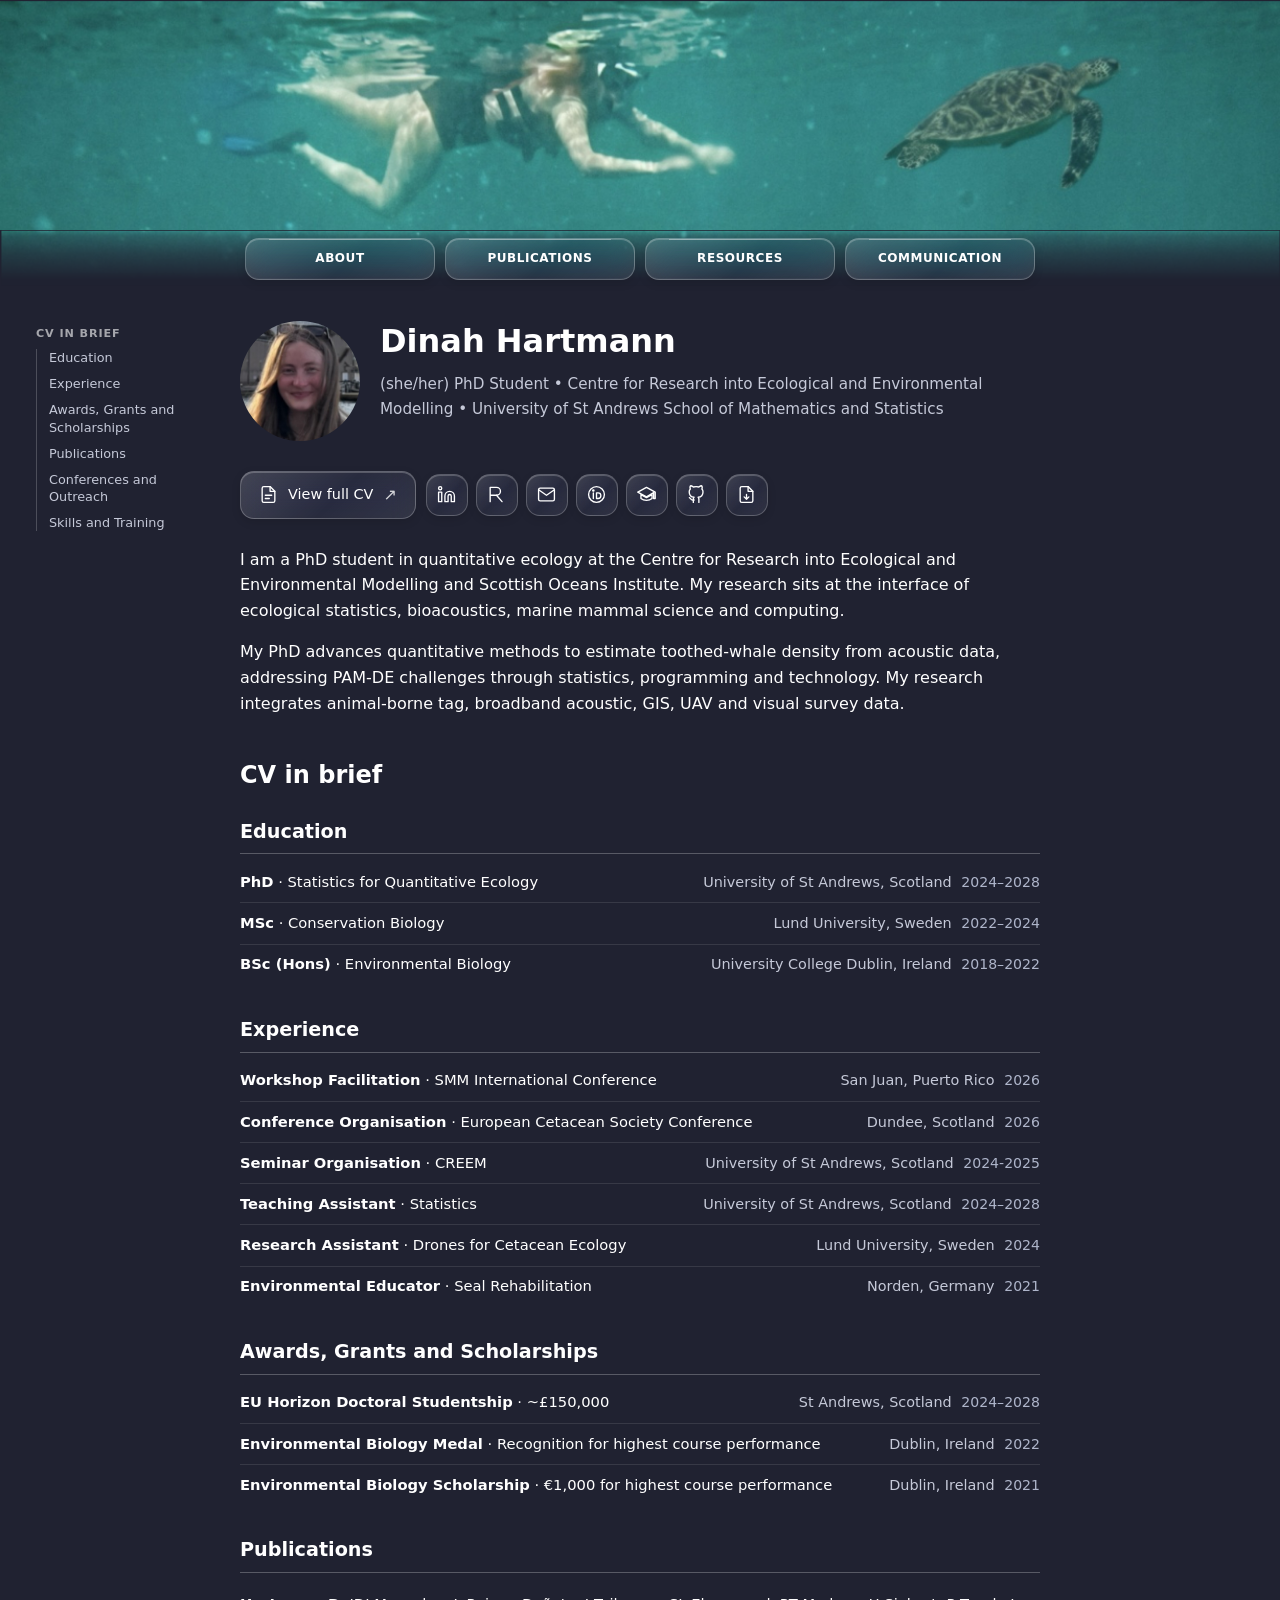
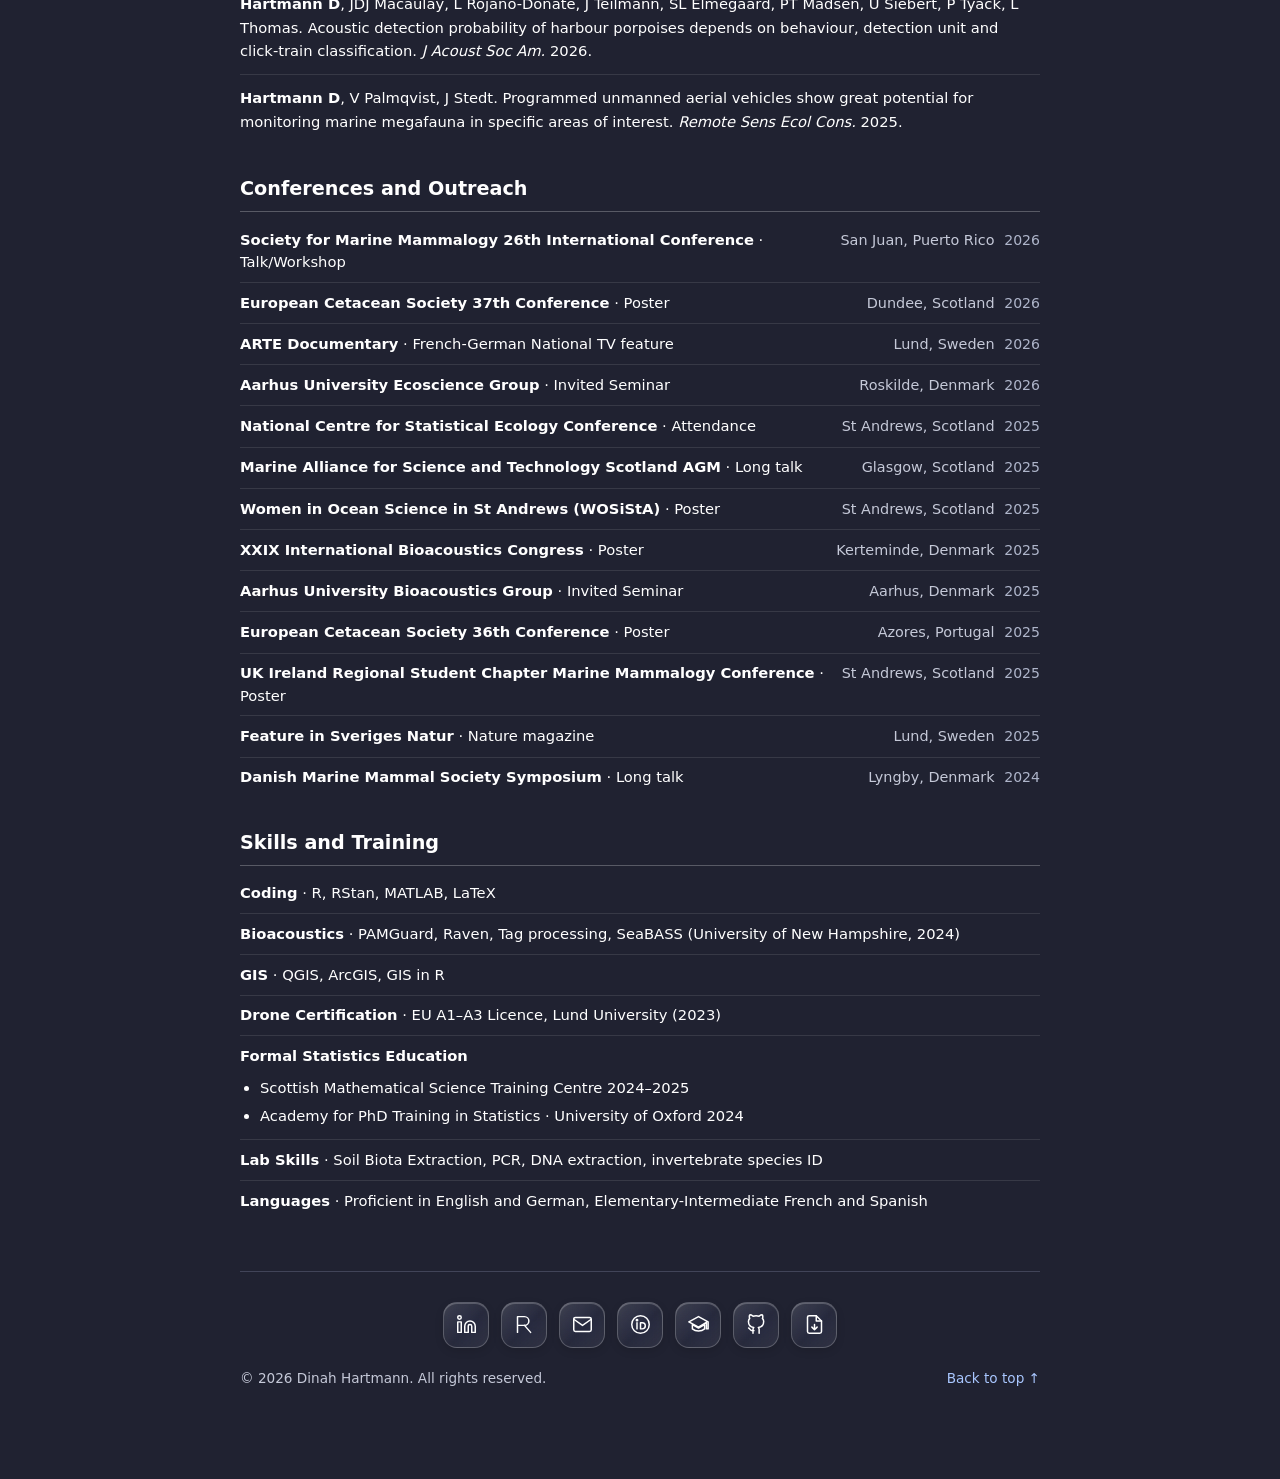
<file: index.html>
<!DOCTYPE html>
<html lang="en">
<head>
  <meta charset="UTF-8">
  <meta name="viewport" content="width=device-width, initial-scale=1.0">
  <title>Dinah Hartmann</title>
  <link rel="stylesheet" href="style.css">
  <!-- Randomly pick a banner set on each page load -->
  <script>
    if (Math.random() < 0.5) document.documentElement.classList.add('snork');
  </script>

  <!-- Left-hand CV links + icon buttons next to "View full CV".
       Same side-menu rules as publications.html; move into style.css once you're happy. -->
  <style>
    .content {
      position: relative;      /* anchor for the side menu */
    }

    /* ---------- Icon buttons beside "View full CV" ---------- */
    .cv-button-container {
      display: flex;
      flex-wrap: wrap;
      align-items: center;
      gap: 10px;
    }

    .cv-button-container .footer-links {
      justify-content: flex-start;
      gap: 8px;
      margin: 0;
    }

    /* Same height as the View full CV button */
    .cv-button-container .footer-links a {
      width: 42px;
      height: 42px;
    }

    .cv-button-container .footer-links a svg {
      width: 19px;
      height: 19px;
    }

    /* ---------- Left-hand "On this page" menu ---------- */
    .page-toc {
      position: absolute;
      top: 2.5rem;             /* line up with the top of the page content */
      bottom: 0;
      right: 100%;             /* sits in the empty space left of the content */
      width: 10rem;
      margin-right: 1.5rem;
    }

    .page-toc nav {
      position: sticky;
      /* just below the sticky site nav (its height scales with the window) */
      top: calc(100vw * 123 / 2809 + 1.75rem);
      font-size: 0.8rem;
      line-height: 1.35;
    }

    .page-toc .toc-label {
      margin: 0 0 0.5rem;
      font-size: 0.7rem;
      font-weight: 600;
      letter-spacing: 0.08em;
      text-transform: uppercase;
      opacity: 0.6;
    }

    .page-toc ul {
      list-style: none;
      margin: 0;
      padding: 0 0 0 0.75rem;
      border-left: 1px solid color-mix(in srgb, currentColor 20%, transparent);
    }

    .page-toc li + li {
      margin-top: 0.55rem;
    }

    .page-toc a {
      color: #c5c9d8;
      text-decoration: none;
    }

    .page-toc a:hover {
      color: #ffffff;
    }

    /* Not enough room left of the 840px column: hide the side menu */
    @media (max-width: 1260px) {
      .page-toc { display: none; }
    }
  </style>
</head>
<body>
<a id="top"></a>

<header class="banner">
  <img src="banner.jpg" alt="Banner image">
    <script>
      if (document.documentElement.classList.contains('snork')) {
        document.currentScript.previousElementSibling.src = 'BannerSnork.png';
      }
    </script>
</header>

<nav class="site-nav" aria-label="Main navigation">
  <a href="index.html">About</a>
  <a href="publications.html">Publications</a>
  <a href="talks.html">Resources</a>
  <a href="teaching.html">Communication</a>
</nav>

<main class="content">

  <!-- Left-hand CV section links -->
  <aside class="page-toc">
    <nav aria-label="CV sections">
      <p class="toc-label">CV in brief</p>
      <ul>
        <li><a href="#education">Education</a></li>
        <li><a href="#experience">Experience</a></li>
        <li><a href="#awards">Awards, Grants and Scholarships</a></li>
        <li><a href="#cv-publications">Publications</a></li>
        <li><a href="#conferences">Conferences and Outreach</a></li>
        <li><a href="#skills">Skills and Training</a></li>
      </ul>
    </nav>
  </aside>

  <div class="profile-header">
    <img
      src="profile.jpg"
      alt="Photo of Dinah Hartmann"
      class="profile-pic"
    >

    <div class="profile-text">
      <h1>Dinah Hartmann</h1>
      <p class="subtitle">
        (she/her) PhD Student • Centre for Research into Ecological
        and Environmental Modelling • University of St Andrews
        School of Mathematics and Statistics
      </p>
    </div>
  </div>

  <div class="cv-button-container">
    <a
      href="Dinah_Hartmann_CV.pdf"
      class="cv-button"
      target="_blank"
      rel="noopener noreferrer"
    >
      <svg viewBox="0 0 24 24" aria-hidden="true">
        <path d="M14 2H6a2 2 0 0 0-2 2v16a2 2 0 0 0 2 2h12a2 2 0 0 0 2-2V8z"/>
        <path d="M14 2v6h6"/>
        <path d="M8 13h8M8 17h5"/>
      </svg>
      View full CV
      <span class="cv-external">↗</span>
    </a>

    <!-- Same icon buttons as the footer -->
    <div class="footer-links">

      <a href="https://www.linkedin.com/in/dinah-hartmann-322321293/"
         target="_blank" rel="noopener noreferrer"
         aria-label="LinkedIn" title="LinkedIn">
        <svg viewBox="0 0 24 24" aria-hidden="true">
          <path d="M16 8a6 6 0 0 1 6 6v7h-4v-7a2 2 0 0 0-4 0v7h-4v-7a6 6 0 0 1 6-6Z"/>
          <rect x="2" y="9" width="4" height="12"/>
          <circle cx="4" cy="4" r="2"/>
        </svg>
      </a>

      <a href="https://www.researchgate.net/profile/Dinah-Hartmann?ev=hdr_xprf"
         target="_blank" rel="noopener noreferrer"
         aria-label="ResearchGate" title="ResearchGate">
        <svg viewBox="0 0 24 24" aria-hidden="true">
          <path d="M4 21V3h8a5 5 0 0 1 0 10H4"/>
          <path d="m12 13 7 8"/>
        </svg>
      </a>

      <a href="mailto:djh38@st-andrews.ac.uk"
         aria-label="Email" title="Email">
        <svg viewBox="0 0 24 24" aria-hidden="true">
          <rect x="2" y="4" width="20" height="16" rx="2"/>
          <path d="m22 6-10 7L2 6"/>
        </svg>
      </a>

      <a href="https://orcid.org/0009-0005-0654-8477"
         target="_blank" rel="noopener noreferrer"
         aria-label="ORCID" title="ORCID">
        <svg viewBox="0 0 24 24" aria-hidden="true">
          <circle cx="12" cy="12" r="10"/>
          <path d="M8 10v7"/>
          <circle cx="8" cy="7" r="0.8" fill="currentColor"/>
          <path d="M12 10v7M12 10h2a3.5 3.5 0 0 1 0 7h-2"/>
        </svg>
      </a>

      <a href="https://scholar.google.com/citations?user=1W9_pBoAAAAJ&amp;hl=en&amp;authuser=1"
         target="_blank" rel="noopener noreferrer"
         aria-label="Google Scholar" title="Google Scholar">
        <svg viewBox="0 0 24 24" aria-hidden="true">
          <path d="M12 3 1 9l11 6 9-5.45V17h2V9L12 3Z"/>
          <path d="M5 12.2V17c3.8 3.1 10.2 3.1 14 0v-4.8l-7 3.8-7-3.8Z"/>
        </svg>
      </a>

      <a href="https://github.com/dinaurh"
         target="_blank" rel="noopener noreferrer"
         aria-label="GitHub" title="GitHub">
        <svg viewBox="0 0 24 24" aria-hidden="true">
          <path d="M9 19c-4.3 1.4-4.3-2.5-6-3m12 6v-3.9a3.4 3.4 0 0 0-.9-2.7c3-.3 6.1-1.5 6.1-6.7A5.2 5.2 0 0 0 18.8 5 4.8 4.8 0 0 0 18.7 1S17.5.7 15 2.5a13.5 13.5 0 0 0-7 0C5.5.7 4.3 1 4.3 1A4.8 4.8 0 0 0 4.2 5a5.2 5.2 0 0 0-1.4 3.7c0 5.2 3.1 6.4 6.1 6.7A3.4 3.4 0 0 0 8 18.1V22"/>
        </svg>
      </a>

      <a href="Dinah_Hartmann_CV.pdf"
         download
         aria-label="Download CV PDF" title="Download CV (PDF)">
        <svg viewBox="0 0 24 24" aria-hidden="true">
          <path d="M14 2H6a2 2 0 0 0-2 2v16a2 2 0 0 0 2 2h12a2 2 0 0 0 2-2V8z"/>
          <path d="M14 2v6h6M12 12v6m-3-3 3 3 3-3"/>
        </svg>
      </a>

    </div>
  </div>

  <p>
    I am a PhD student in quantitative ecology at the Centre for Research into Ecological and Environmental Modelling and Scottish Oceans Institute. My research sits at the interface of ecological statistics, bioacoustics, marine mammal science and computing.
  </p>

  <p>
    My PhD advances quantitative methods to estimate toothed-whale density from acoustic data, addressing PAM-DE challenges through statistics, programming and technology.
    My research integrates animal-borne tag, broadband acoustic, GIS, UAV and visual survey data.
  </p>

<section class="mini-cv">

  <h1>CV in brief</h1>

  <!-- EDUCATION -->
  <div class="cv-section" id="education">
    <h2>Education</h2>

    <article class="cv-entry">
      <h3>
        <a class="entry-link"
           href="https://www.creem.st-andrews.ac.uk/research/ecological-survey-methods/passive-acoustic-monitoring/"
           target="_blank" rel="noopener noreferrer">
          <strong>PhD</strong> · Statistics for Quantitative Ecology
        </a>
      </h3>
      <p>University of St Andrews, Scotland</p>
      <p class="cv-meta">2024–2028</p>
    </article>

    <article class="cv-entry">
      <h3>
        <a class="entry-link"
           href="https://www.lunduniversity.lu.se/publication/9153945"
           target="_blank" rel="noopener noreferrer">
          <strong>MSc</strong> · Conservation Biology
        </a>
      </h3>
      <p>Lund University, Sweden</p>
      <p class="cv-meta">2022–2024</p>
    </article>

    <article class="cv-entry">
      <h3><strong>BSc (Hons)</strong> · Environmental Biology</h3>
      <p>University College Dublin, Ireland</p>
      <p class="cv-meta">2018–2022</p>
    </article>
  </div>

  <!-- EXPERIENCE -->
  <div class="cv-section" id="experience">
    <h2>Experience</h2>

    <article class="cv-entry">
      <h3>
        <a class="entry-link"
           href="https://github.com/EuropeanTrackingNetwork/Valkyrie"
           target="_blank" rel="noopener noreferrer">
          <strong>Workshop Facilitation</strong> · SMM International Conference
        </a>
      </h3>
      <p>San Juan, Puerto Rico</p>
      <p class="cv-meta">2026</p>
    </article>

    <article class="cv-entry">
      <h3>
        <strong>Conference Organisation</strong> · European Cetacean Society Conference
      </h3>
      <p>Dundee, Scotland</p>
      <p class="cv-meta">2026</p>
    </article>

    <article class="cv-entry">
      <h3>
        <a class="entry-link"
           href="https://www.creem.st-andrews.ac.uk/events/seminars/"
           target="_blank" rel="noopener noreferrer">
          <strong>Seminar Organisation</strong> · CREEM
        </a>
      </h3>
      <p>University of St Andrews, Scotland</p>
      <p class="cv-meta">2024-2025</p>
    </article>

    <article class="cv-entry">
      <h3>
        <strong>Teaching Assistant</strong> · Statistics
      </h3>
      <p>University of St Andrews, Scotland</p>
      <p class="cv-meta">2024–2028</p>
    </article>

    <article class="cv-entry">
      <h3>
        <a class="entry-link"
           href="https://doi.org/10.1002/rse2.70043"
           target="_blank" rel="noopener noreferrer">
          <strong>Research Assistant</strong> · Drones for Cetacean Ecology
        </a>
      </h3>
      <p>Lund University, Sweden</p>
      <p class="cv-meta">2024</p>
    </article>

    <article class="cv-entry">
      <h3>
        <a class="entry-link"
           href="https://seehundstation-norddeich.de/website/"
           target="_blank" rel="noopener noreferrer">
          <strong>Environmental Educator</strong> · Seal Rehabilitation
        </a>
      </h3>
      <p>Norden, Germany</p>
      <p class="cv-meta">2021</p>
    </article>
  </div>

  <!-- AWARDS -->
  <div class="cv-section" id="awards">
    <h2>Awards, Grants and Scholarships</h2>

    <article class="cv-entry">
      <h3>
        <strong>EU Horizon Doctoral Studentship</strong> · ~£150,000
      </h3>
      <p>St Andrews, Scotland</p>
      <p class="cv-meta">2024–2028</p>
    </article>

    <article class="cv-entry">
      <h3>
        <strong>Environmental Biology Medal</strong> · Recognition for highest course performance
      </h3>
      <p>Dublin, Ireland</p>
      <p class="cv-meta">2022</p>
    </article>

    <article class="cv-entry">
      <h3>
        <strong>Environmental Biology Scholarship</strong> · €1,000 for highest course performance
      </h3>
      <p>Dublin, Ireland</p>
      <p class="cv-meta">2021</p>
    </article>
  </div>

  <!-- PUBLICATIONS -->
  <div class="cv-section" id="cv-publications">
    <h2>
      <a class="entry-link"
         href="https://dinaurh.github.io/publications.html">
        Publications
      </a>
    </h2>

    <div class="cv-publication">
      <p>
        <a class="entry-link"
           href="https://doi.org/10.1121/10.0047478"
           target="_blank" rel="noopener noreferrer">
        <strong>Hartmann D</strong>, JDJ Macaulay,
        L Rojano-Doñate, J Teilmann, SL Elmegaard,
        PT Madsen, U Siebert, P Tyack, L Thomas.
        Acoustic detection probability of harbour porpoises depends
        on behaviour, detection unit and click-train classification.
        <em>J Acoust Soc Am.</em> 2026.
               </a>
      </p>
    </div>

    <div class="cv-publication">
      <p>
        <a class="entry-link"
           href="https://doi.org/10.1002/rse2.70043"
           target="_blank" rel="noopener noreferrer">
          <strong>Hartmann D</strong>, V Palmqvist, J Stedt.
          Programmed unmanned aerial vehicles show great
          potential for monitoring marine megafauna in specific areas
          of interest.
          <em>Remote Sens Ecol Cons.</em> 2025.
        </a>
      </p>
    </div>
  </div>

  <!-- CONFERENCES AND OUTREACH -->
  <div class="cv-section" id="conferences">
    <h2>
      <a class="entry-link"
         href="https://dinaurh.github.io/teaching.html">
        Conferences and Outreach
      </a>
    </h2>

    <article class="cv-entry">
      <h3>
        <a class="entry-link"
           href="https://doi.org/10.13140/RG.2.2.28112.47362"
           target="_blank" rel="noopener noreferrer">
          <strong>Society for Marine Mammalogy 26th International Conference</strong> · Talk/Workshop
        </a>
      </h3>
      <p>San Juan, Puerto Rico</p>
      <p class="cv-meta">2026</p>
    </article>

    <article class="cv-entry">
      <h3>
        <a class="entry-link"
           href="https://doi.org/10.13140/RG.2.2.28102.43844"
           target="_blank" rel="noopener noreferrer">
          <strong>European Cetacean Society 37th Conference</strong> · Poster
        </a>
      </h3>
      <p>Dundee, Scotland</p>
      <p class="cv-meta">2026</p>
    </article>

    <article class="cv-entry">
      <h3>
        <a class="entry-link"
           href="https://www.arte.tv/de/videos/113561-001-A/night-trains/"
           target="_blank" rel="noopener noreferrer">
          <strong>ARTE Documentary</strong> · French-German National TV feature
        </a>
      </h3>
      <p>Lund, Sweden</p>
      <p class="cv-meta">2026</p>
    </article>

    <article class="cv-entry">
      <h3>
        <a class="entry-link"
           href="https://doi.org/10.13140/RG.2.2.14271.27048"
           target="_blank" rel="noopener noreferrer">
          <strong>Aarhus University Ecoscience Group</strong> · Invited Seminar
        </a>
      </h3>
      <p>Roskilde, Denmark</p>
      <p class="cv-meta">2026</p>
    </article>

    <article class="cv-entry">
      <h3>
        <strong>National Centre for Statistical Ecology Conference</strong> · Attendance
      </h3>
      <p>St Andrews, Scotland</p>
      <p class="cv-meta">2025</p>
    </article>

    <article class="cv-entry">
      <h3>
        <a class="entry-link"
           href="https://doi.org/10.13140/RG.2.2.14271.27048"
           target="_blank" rel="noopener noreferrer">
          <strong>Marine Alliance for Science and Technology Scotland AGM</strong> · Long talk
        </a>
      </h3>
      <p>Glasgow, Scotland</p>
      <p class="cv-meta">2025</p>
    </article>

    <article class="cv-entry">
      <h3>
        <a class="entry-link"
           href="https://doi.org/10.13140/RG.2.2.23698.41922"
           target="_blank" rel="noopener noreferrer">
          <strong>Women in Ocean Science in St Andrews (WOSiStA)</strong> · Poster
        </a>
      </h3>
      <p>St Andrews, Scotland</p>
      <p class="cv-meta">2025</p>
    </article>

    <article class="cv-entry">
      <h3>
        <a class="entry-link"
           href="https://doi.org/10.13140/RG.2.2.27053.86249"
           target="_blank" rel="noopener noreferrer">
          <strong>XXIX International Bioacoustics Congress</strong> · Poster
        </a>
      </h3>
      <p>Kerteminde, Denmark</p>
      <p class="cv-meta">2025</p>
    </article>

        <article class="cv-entry">
      <h3>
        <a class="entry-link"
           href="https://doi.org/10.13140/RG.2.2.14271.27048"
           target="_blank" rel="noopener noreferrer">
          <strong>Aarhus University Bioacoustics Group</strong> · Invited Seminar
        </a>
      </h3>
      <p>Aarhus, Denmark</p>
      <p class="cv-meta">2025</p>
    </article>

    <article class="cv-entry">
      <h3>
        <a class="entry-link"
           href="https://www.researchgate.net/publication/392117052_En_route_to_standardisation_Porpoise_monitoring_using_a_programmed_UAV"
           target="_blank" rel="noopener noreferrer">
          <strong>European Cetacean Society 36th Conference</strong> · Poster
        </a>
      </h3>
      <p>Azores, Portugal</p>
      <p class="cv-meta">2025</p>
    </article>

    <article class="cv-entry">
      <h3>
        <a class="entry-link"
           href="https://doi.org/10.13140/RG.2.2.23698.41922"
           target="_blank" rel="noopener noreferrer">
          <strong>UK Ireland Regional Student Chapter Marine Mammalogy Conference</strong> · Poster
        </a>
      </h3>
      <p>St Andrews, Scotland</p>
      <p class="cv-meta">2025</p>
    </article>

    <article class="cv-entry">
      <h3>
        <a class="entry-link"
           href="https://www.sverigesnatur.org/aktuellt/kampen-for-att-radda-tumlaren/"
           target="_blank" rel="noopener noreferrer">
          <strong>Feature in Sveriges Natur</strong> · Nature magazine
        </a>
      </h3>
      <p>Lund, Sweden</p>
      <p class="cv-meta">2025</p>
    </article>

    <article class="cv-entry">
      <h3>
        <a class="entry-link"
           href="https://doi.org/10.13140/RG.2.2.31887.34723"
           target="_blank" rel="noopener noreferrer">
          <strong>Danish Marine Mammal Society Symposium</strong> · Long talk
        </a>
      </h3>
      <p>Lyngby, Denmark</p>
      <p class="cv-meta">2024</p>
    </article>
  </div>

  <!-- SKILLS AND TRAINING -->
  <div class="cv-section" id="skills">
    <h2>Skills and Training</h2>

    <ul class="cv-skills-list">
      <li>
        <strong>Coding</strong>
         · R, RStan, MATLAB, LaTeX
      </li>

      <li>
        <strong>Bioacoustics</strong>
         · PAMGuard, Raven, Tag processing, SeaBASS (University of New Hampshire, 2024)
      </li>

      <li>
        <strong>GIS</strong>
         · QGIS, ArcGIS, GIS in R
      </li>

      <li>
        <strong>Drone Certification</strong>
         · EU A1–A3 Licence, Lund University (2023)
      </li>

      <li>
        <strong>Formal Statistics Education</strong>
        <ul class="cv-training">
          <li>Scottish Mathematical Science Training Centre 2024–2025</li>
          <li>Academy for PhD Training in Statistics · University of Oxford 2024</li>
        </ul>
      </li>

      <li>
        <strong>Lab Skills</strong>
         · Soil Biota Extraction, PCR, DNA extraction, invertebrate species ID
      </li>

      <li>
        <strong>Languages</strong>
         · Proficient in English and German, Elementary-Intermediate French and Spanish
      </li>
    </ul>
  </div>

</section>

<hr class="section-divider">

<footer class="site-footer">

<div class="footer-links">

  <a href="https://www.linkedin.com/in/dinah-hartmann-322321293/"
     target="_blank" rel="noopener noreferrer"
     aria-label="LinkedIn" title="LinkedIn">
    <svg viewBox="0 0 24 24" aria-hidden="true">
      <path d="M16 8a6 6 0 0 1 6 6v7h-4v-7a2 2 0 0 0-4 0v7h-4v-7a6 6 0 0 1 6-6Z"/>
      <rect x="2" y="9" width="4" height="12"/>
      <circle cx="4" cy="4" r="2"/>
    </svg>
  </a>

  <a href="https://www.researchgate.net/profile/Dinah-Hartmann?ev=hdr_xprf"
     target="_blank" rel="noopener noreferrer"
     aria-label="ResearchGate" title="ResearchGate">
    <svg viewBox="0 0 24 24" aria-hidden="true">
      <path d="M4 21V3h8a5 5 0 0 1 0 10H4"/>
      <path d="m12 13 7 8"/>
    </svg>
  </a>

  <a href="mailto:djh38@st-andrews.ac.uk"
     aria-label="Email" title="Email">
    <svg viewBox="0 0 24 24" aria-hidden="true">
      <rect x="2" y="4" width="20" height="16" rx="2"/>
      <path d="m22 6-10 7L2 6"/>
    </svg>
  </a>

  <a href="https://orcid.org/0009-0005-0654-8477"
     target="_blank" rel="noopener noreferrer"
     aria-label="ORCID" title="ORCID">
    <svg viewBox="0 0 24 24" aria-hidden="true">
      <circle cx="12" cy="12" r="10"/>
      <path d="M8 10v7"/>
      <circle cx="8" cy="7" r="0.8" fill="currentColor"/>
      <path d="M12 10v7M12 10h2a3.5 3.5 0 0 1 0 7h-2"/>
    </svg>
  </a>

  <a href="https://scholar.google.com/citations?user=1W9_pBoAAAAJ&hl=en&authuser=1"
     target="_blank" rel="noopener noreferrer"
     aria-label="Google Scholar" title="Google Scholar">
    <svg viewBox="0 0 24 24" aria-hidden="true">
      <path d="M12 3 1 9l11 6 9-5.45V17h2V9L12 3Z"/>
      <path d="M5 12.2V17c3.8 3.1 10.2 3.1 14 0v-4.8l-7 3.8-7-3.8Z"/>
    </svg>
  </a>

  <a href="https://github.com/dinaurh"
     target="_blank" rel="noopener noreferrer"
     aria-label="GitHub" title="GitHub">
    <svg viewBox="0 0 24 24" aria-hidden="true">
      <path d="M9 19c-4.3 1.4-4.3-2.5-6-3m12 6v-3.9a3.4 3.4 0 0 0-.9-2.7c3-.3 6.1-1.5 6.1-6.7A5.2 5.2 0 0 0 18.8 5 4.8 4.8 0 0 0 18.7 1S17.5.7 15 2.5a13.5 13.5 0 0 0-7 0C5.5.7 4.3 1 4.3 1A4.8 4.8 0 0 0 4.2 5a5.2 5.2 0 0 0-1.4 3.7c0 5.2 3.1 6.4 6.1 6.7A3.4 3.4 0 0 0 8 18.1V22"/>
    </svg>
  </a>

  <a href="Dinah_Hartmann_CV.pdf"
     download
     aria-label="Download CV PDF" title="Download CV (PDF)">
    <svg viewBox="0 0 24 24" aria-hidden="true">
      <path d="M14 2H6a2 2 0 0 0-2 2v16a2 2 0 0 0 2 2h12a2 2 0 0 0 2-2V8z"/>
      <path d="M14 2v6h6M12 12v6m-3-3 3 3 3-3"/>
    </svg>
  </a>

</div>

<div class="footer-meta">
  <span>© 2026 Dinah Hartmann. All rights reserved.</span>
  <a href="#top" class="back-to-top">Back to top ↑</a>
</div>

</footer>

</main>
</body>
</html>
</file>
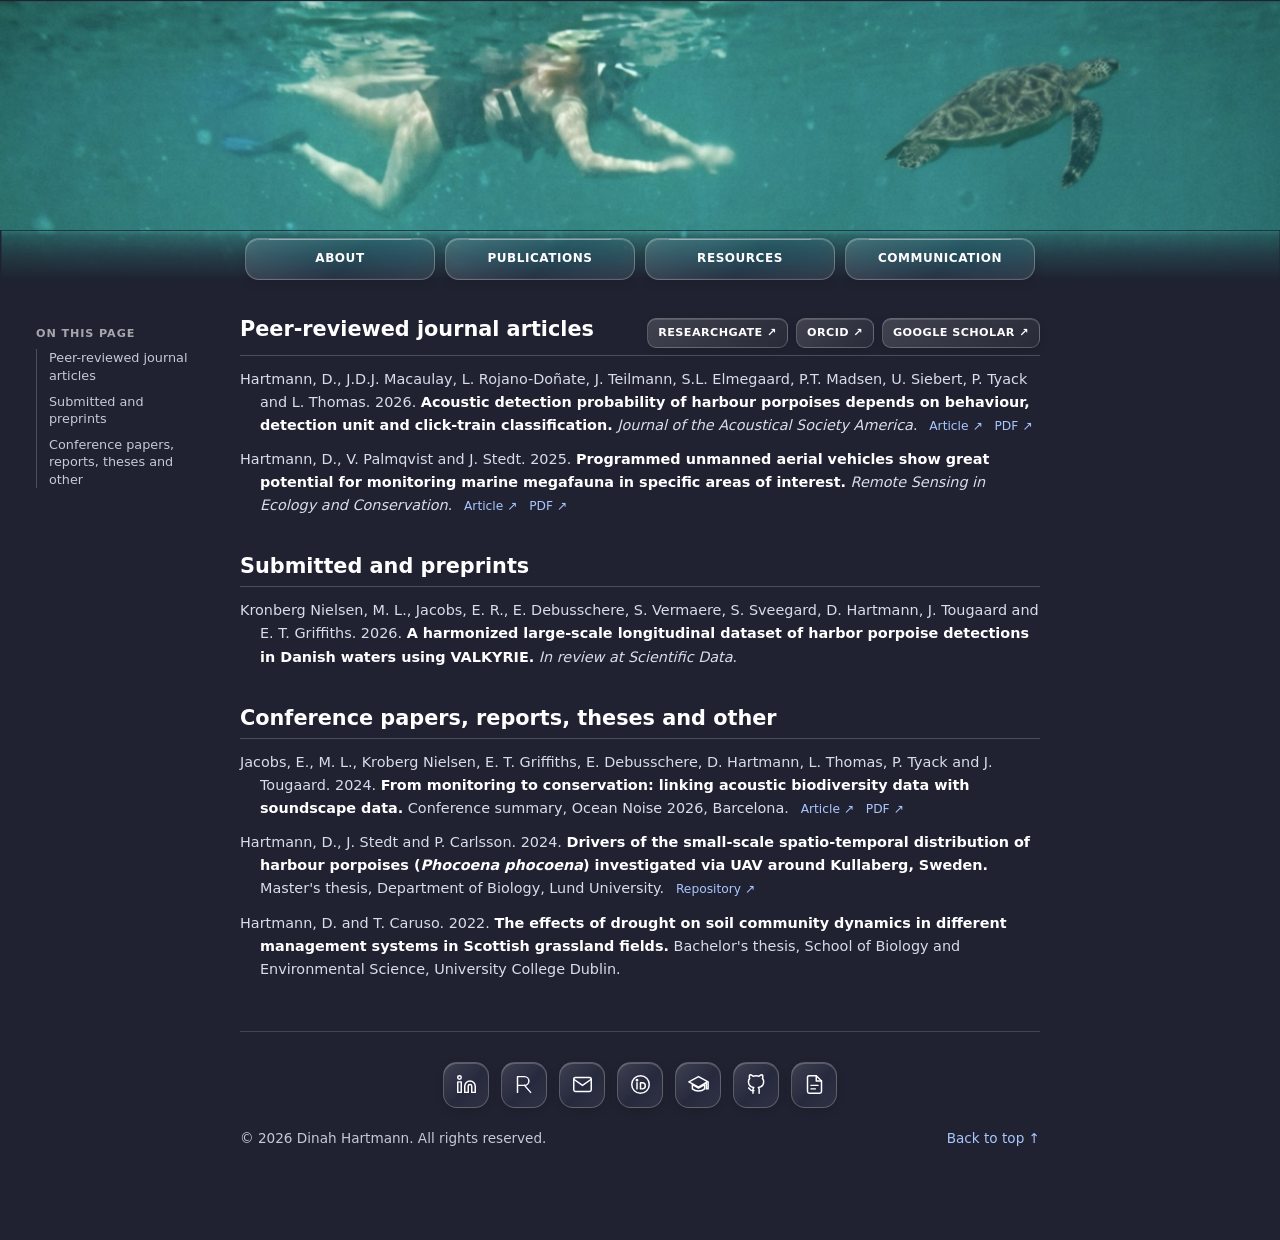
<file: publications.html>
<!DOCTYPE html>
<html lang="en">
<head>
  <meta charset="UTF-8">
  <meta name="viewport" content="width=device-width, initial-scale=1">
  <title>Publications – Dinah Hartmann</title>
  <link rel="stylesheet" href="style.css">
  <!-- Randomly pick a banner set on each page load -->
  <script>
    if (Math.random() < 0.5) document.documentElement.classList.add('snork');
  </script>

  <!-- Compact citation layout + left-hand section links.
       Move into style.css once you're happy. -->
  <style>
    /* ---------- Overall size ---------- */
    .content {
      position: relative;      /* anchor for the side menu */
      font-size: 0.9rem;
      line-height: 1.5;
    }

    /* ---------- Sections ---------- */
    .page-section {
      margin: 0 0 2.25rem;
    }

    /* Divider only under each section heading */
    .section-header {
      display: flex;
      flex-wrap: wrap;
      align-items: baseline;
      justify-content: space-between;
      gap: 0.25rem 1.5rem;
      padding-bottom: 0.4rem;
      margin-bottom: 0.75rem;
      border-bottom: 1px solid color-mix(in srgb, currentColor 20%, transparent);
    }

    .section-header h1 {
      margin: 0;
      font-size: 1.3rem;
      line-height: 1.3;
    }

    .section-header .profile-links {
      margin: 0;
      gap: 8px;
    }

    .section-header .profile-links a {
      padding: 5px 10px;
      font-size: 0.7rem;
      border-radius: 9px;
    }

    /* ---------- Citations: one flowing paragraph each ---------- */
    .pub-list {
      list-style: none;
      margin: 0;
      padding: 0;
    }

    .pub-list li {
      margin: 0 0 0.7rem;
      padding-left: 1.25rem;
      text-indent: -1.25rem;   /* hanging indent */
    }

    .pub-list li:last-child {
      margin-bottom: 0;
    }

    .pub-title {
      font-weight: 600;
    }

    /* Plain inline text links (overrides the boxed .pub-links buttons in style.css) */
    .pub-list .pub-links {
      white-space: nowrap;
    }

    .pub-list .pub-links a {
      display: inline;
      margin: 0 0 0 0.45rem;
      padding: 0;
      background: none;
      border: none;
      border-radius: 0;
      color: #a9c7ff;
      font-size: 0.85em;
      text-decoration: none;
    }

    .pub-list .pub-links a:hover {
      color: #d3e2ff;
      background: none;
      text-decoration: underline;
    }

    /* Authors slightly softer than the title */
    .pub-list li {
      color: #d9dceb;
    }

    .pub-title {
      color: #ffffff;
    }

    /* ---------- Left-hand "On this page" menu ---------- */
    .page-toc {
      position: absolute;
      top: 2.5rem;             /* line up with the first heading */
      bottom: 0;
      right: 100%;            /* sits in the empty space left of the content */
      width: 10rem;
      margin-right: 1.5rem;
    }

    .page-toc nav {
      position: sticky;
      /* just below the sticky site nav (its height scales with the window) */
      top: calc(100vw * 123 / 2809 + 1.75rem);
      font-size: 0.8rem;
      line-height: 1.35;
    }

    .page-toc .toc-label {
      margin: 0 0 0.5rem;
      font-size: 0.7rem;
      font-weight: 600;
      letter-spacing: 0.08em;
      text-transform: uppercase;
      opacity: 0.6;
    }

    .page-toc ul {
      list-style: none;
      margin: 0;
      padding: 0 0 0 0.75rem;
      border-left: 1px solid color-mix(in srgb, currentColor 20%, transparent);
    }

    .page-toc li + li {
      margin-top: 0.55rem;
    }

    .page-toc a {
      color: #c5c9d8;
      text-decoration: none;
    }

    .page-toc a:hover {
      color: #ffffff;
    }

    /* Not enough room left of the 840px column: hide the side menu */
    @media (max-width: 1260px) {
      .page-toc { display: none; }
    }
  </style>
</head>

<body id="top">

  <!-- Banner -->
  <header class="banner">
    <img src="banner.jpg" alt="Banner image">
    <script>
      if (document.documentElement.classList.contains('snork')) {
        document.currentScript.previousElementSibling.src = 'BannerSnork.png';
      }
    </script>
  </header>

  <!-- Sticky navigation -->
  <nav class="site-nav" aria-label="Main navigation">
    <a href="index.html" title="About">About</a>
    <a href="publications.html"
       aria-current="page"
       title="Publications">Publications</a>
    <a href="talks.html" title="Presentations">Resources</a>
    <a href="teaching.html" title="Communication">Communication</a>
  </nav>

  <main class="content">

    <!-- Left-hand section links -->
    <aside class="page-toc">
      <nav aria-label="On this page">
        <p class="toc-label">On this page</p>
        <ul>
          <li><a href="#journal-articles">Peer-reviewed journal articles</a></li>
          <li><a href="#submitted">Submitted and preprints</a></li>
          <li><a href="#other">Conference papers, reports, theses and other</a></li>
        </ul>
      </nav>
    </aside>

    <!-- =================================
         PEER-REVIEWED JOURNAL ARTICLES
         ================================= -->

    <section class="page-section" id="journal-articles">
      <div class="section-header">
        <h1>Peer-reviewed journal articles</h1>

        <div class="entry-links profile-links">
          <a href="https://www.researchgate.net/profile/Dinah-Hartmann?ev=hdr_xprf"
             target="_blank" rel="noopener noreferrer">ResearchGate ↗</a>
          <a href="https://orcid.org/0009-0005-0654-8477"
             target="_blank" rel="noopener noreferrer">ORCID ↗</a>
          <a href="https://scholar.google.com/citations?user=1W9_pBoAAAAJ&amp;hl=en&amp;authuser=1"
             target="_blank" rel="noopener noreferrer">Google Scholar ↗</a>
        </div>
      </div>

      <ul class="pub-list">
        <li>
          Hartmann, D., J.D.J. Macaulay, L. Rojano-Doñate, J. Teilmann, S.L. Elmegaard, P.T. Madsen, U. Siebert,
          P. Tyack and L. Thomas. 2026.
          <span class="pub-title">Acoustic detection probability of harbour porpoises depends on behaviour,
          detection unit and click-train classification.</span>
          <em>Journal of the Acoustical Society America</em>.
          <span class="pub-links">
            <a href="https://doi.org/10.1121/10.0047478" target="_blank" rel="noopener noreferrer">Article ↗</a>
            <a href="4122_1_10.0047478.pdf" target="_blank" rel="noopener noreferrer">PDF ↗</a>
          </span>
        </li>

        <li>
          Hartmann, D., V. Palmqvist and J. Stedt. 2025.
          <span class="pub-title">Programmed unmanned aerial vehicles show great potential for
          monitoring marine megafauna in specific areas of interest.</span>
          <em>Remote Sensing in Ecology and Conservation</em>.
          <span class="pub-links">
            <a href="https://doi.org/10.1002/rse2.70043" target="_blank" rel="noopener noreferrer">Article ↗</a>
            <a href="Hartmann2025Prog.pdf" target="_blank" rel="noopener noreferrer">PDF ↗</a>
          </span>
        </li>
      </ul>
    </section>

    <!-- =================================
         SUBMITTED AND PREPRINTS
         ================================= -->

    <section class="page-section" id="submitted">
      <div class="section-header">
        <h1>Submitted and preprints</h1>
      </div>

      <ul class="pub-list">
        <li>
          Kronberg Nielsen, M. L., Jacobs, E. R., E. Debusschere, S. Vermaere,
          S. Sveegard, D. Hartmann, J. Tougaard and E. T. Griffiths. 2026.
          <span class="pub-title">A harmonized large-scale longitudinal dataset of harbor porpoise
          detections in Danish waters using VALKYRIE.</span>
          <em>In review at Scientific Data</em>.
        </li>
      </ul>
    </section>

    <!-- =================================
         CONFERENCE PAPERS, REPORTS, THESES AND OTHER
         ================================= -->

    <section class="page-section" id="other">
      <div class="section-header">
        <h1>Conference papers, reports, theses and other</h1>
      </div>

      <ul class="pub-list">
        <li>
          Jacobs, E., M. L., Kroberg Nielsen, E. T. Griffiths, E. Debusschere, D. Hartmann, L. Thomas, P. Tyack
          and J. Tougaard. 2024.
          <span class="pub-title">From monitoring to conservation: linking acoustic biodiversity data with
          soundscape data.</span>
          Conference summary, Ocean Noise 2026, Barcelona.
          <span class="pub-links">
            <a href="https://scholar.google.com/citations?view_op=view_citation&amp;hl=en&amp;user=1W9_pBoAAAAJ&amp;authuser=1&amp;citation_for_view=1W9_pBoAAAAJ:2osOgNQ5qMEC"
               target="_blank" rel="noopener noreferrer">Article ↗</a>
            <a href="OceanNoise.pdf" target="_blank" rel="noopener noreferrer">PDF ↗</a>
          </span>
        </li>

        <li>
          Hartmann, D., J. Stedt and P. Carlsson. 2024.
          <span class="pub-title">Drivers of the small-scale spatio-temporal distribution of
          harbour porpoises (<em>Phocoena phocoena</em>) investigated via UAV around Kullaberg, Sweden.</span>
          Master's thesis, Department of Biology, Lund University.
          <span class="pub-links">
            <a href="https://www.lunduniversity.lu.se/lup/publication/9153945"
               target="_blank" rel="noopener noreferrer">Repository ↗</a>
          </span>
        </li>

        <li>
          Hartmann, D. and T. Caruso. 2022.
          <span class="pub-title">The effects of drought on soil community dynamics in different
          management systems in Scottish grassland fields.</span>
          Bachelor's thesis, School of Biology and Environmental Science, University College Dublin.
        </li>
      </ul>
    </section>


    <!-- =================================
         FOOTER
         ================================= -->

    <hr class="section-divider">

    <footer class="site-footer">

      <div class="footer-links">

        <!-- LinkedIn -->
        <a href="https://www.linkedin.com/in/dinah-hartmann-322321293/"
           target="_blank"
           rel="noopener noreferrer"
           aria-label="LinkedIn"
           title="LinkedIn">
          <svg viewBox="0 0 24 24" aria-hidden="true">
            <path d="M16 8a6 6 0 0 1 6 6v7h-4v-7a2 2 0 0 0-4 0v7h-4v-7a6 6 0 0 1 6-6Z"/>
            <rect x="2" y="9" width="4" height="12"/>
            <circle cx="4" cy="4" r="2"/>
          </svg>
        </a>

        <!-- ResearchGate -->
        <a href="https://www.researchgate.net/profile/Dinah-Hartmann?ev=hdr_xprf"
           target="_blank"
           rel="noopener noreferrer"
           aria-label="ResearchGate"
           title="ResearchGate">
          <svg viewBox="0 0 24 24" aria-hidden="true">
            <path d="M4 21V3h8a5 5 0 0 1 0 10H4"/>
            <path d="m12 13 7 8"/>
          </svg>
        </a>

        <!-- Email -->
        <a href="mailto:djh38@st-andrews.ac.uk"
           aria-label="Email"
           title="Email">
          <svg viewBox="0 0 24 24" aria-hidden="true">
            <rect x="2" y="4" width="20" height="16" rx="2"/>
            <path d="m22 6-10 7L2 6"/>
          </svg>
        </a>

        <!-- ORCID -->
        <a href="https://orcid.org/0009-0005-0654-8477"
           target="_blank"
           rel="noopener noreferrer"
           aria-label="ORCID"
           title="ORCID">
          <svg viewBox="0 0 24 24" aria-hidden="true">
            <circle cx="12" cy="12" r="10"/>
            <path d="M8 10v7"/>
            <circle cx="8" cy="7" r="0.8" fill="currentColor"/>
            <path d="M12 10v7M12 10h2a3.5 3.5 0 0 1 0 7h-2"/>
          </svg>
        </a>

        <!-- Google Scholar -->
        <a href="https://scholar.google.com/citations?user=1W9_pBoAAAAJ&amp;hl=en&amp;authuser=1"
           target="_blank"
           rel="noopener noreferrer"
           aria-label="Google Scholar"
           title="Google Scholar">
          <svg viewBox="0 0 24 24" aria-hidden="true">
            <path d="M12 3 1 9l11 6 9-5.45V17h2V9L12 3Z"/>
            <path d="M5 12.2V17c3.8 3.1 10.2 3.1 14 0v-4.8l-7 3.8-7-3.8Z"/>
          </svg>
        </a>

        <!-- GitHub -->
        <a href="https://github.com/dinaurh"
           target="_blank"
           rel="noopener noreferrer"
           aria-label="GitHub"
           title="GitHub">
          <svg viewBox="0 0 24 24" aria-hidden="true">
            <path d="M9 19c-4.3 1.4-4.3-2.5-6-3m12 6v-3.9a3.4 3.4 0 0 0-.9-2.7c3-.3 6.1-1.5 6.1-6.7A5.2 5.2 0 0 0 18.8 5 4.8 4.8 0 0 0 18.7 1S17.5.7 15 2.5a13.5 13.5 0 0 0-7 0C5.5.7 4.3 1 4.3 1A4.8 4.8 0 0 0 4.2 5a5.2 5.2 0 0 0-1.4 3.7c0 5.2 3.1 6.4 6.1 6.7A3.4 3.4 0 0 0 8 18.1V22"/>
          </svg>
        </a>

        <!-- CV -->
        <a href="Dinah_Hartmann_CV.pdf"
           target="_blank"
           rel="noopener noreferrer"
           aria-label="View CV PDF"
           title="View CV PDF">
          <svg viewBox="0 0 24 24" aria-hidden="true">
            <path d="M14 2H6a2 2 0 0 0-2 2v16a2 2 0 0 0 2 2h12a2 2 0 0 0 2-2V8z"/>
            <path d="M14 2v6h6M8 13h8M8 17h5"/>
          </svg>
        </a>

      </div>

      <div class="footer-meta">
        <span>© 2026 Dinah Hartmann. All rights reserved.</span>
        <a href="#top" class="back-to-top">Back to top ↑</a>
      </div>

    </footer>

  </main>

</body>
</html>
</file>
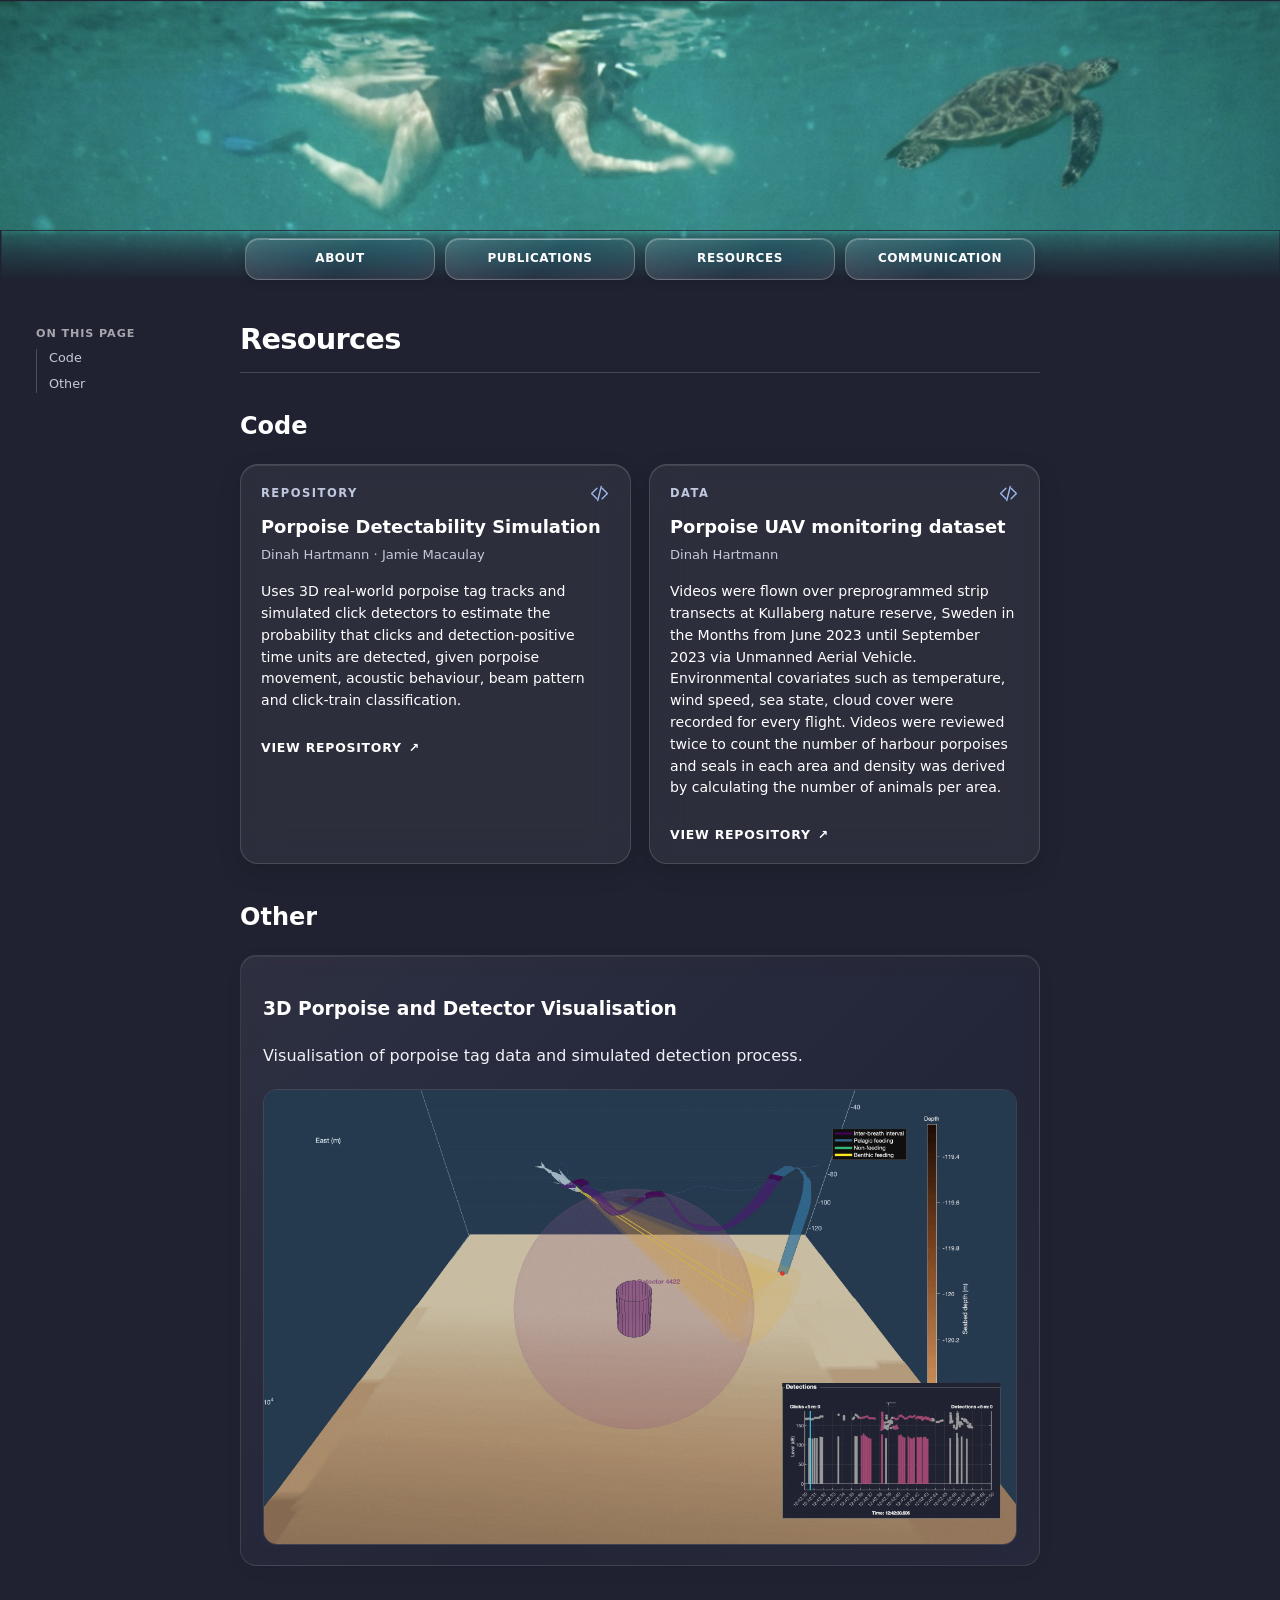
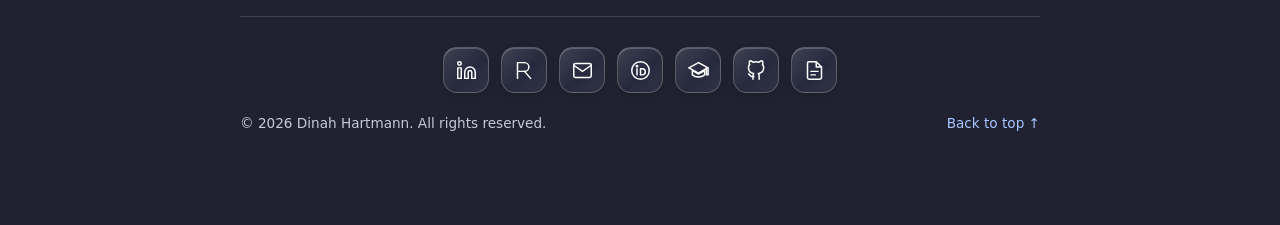
<file: talks.html>
<!DOCTYPE html>
<html lang="en">
<head>
  <meta charset="UTF-8">
  <meta name="viewport" content="width=device-width, initial-scale=1">
  <title>Resources – Dinah Hartmann</title>
  <link rel="stylesheet" href="style.css">
  <!-- Randomly pick a banner set on each page load -->
  <script>
    if (Math.random() < 0.5) document.documentElement.classList.add('snork');
  </script>

  <!-- Left-hand section links.
       Same side-menu rules as index.html and publications.html; move into style.css once you're happy. -->
  <style>
    .content {
      position: relative;      /* anchor for the side menu */
    }

    /* ---------- Left-hand "On this page" menu ---------- */
    .page-toc {
      position: absolute;
      top: 2.5rem;             /* line up with the first heading */
      bottom: 0;
      right: 100%;             /* sits in the empty space left of the content */
      width: 10rem;
      margin-right: 1.5rem;
    }

    .page-toc nav {
      position: sticky;
      /* just below the sticky site nav (its height scales with the window) */
      top: calc(100vw * 123 / 2809 + 1.75rem);
      font-size: 0.8rem;
      line-height: 1.35;
    }

    .page-toc .toc-label {
      margin: 0 0 0.5rem;
      font-size: 0.7rem;
      font-weight: 600;
      letter-spacing: 0.08em;
      text-transform: uppercase;
      opacity: 0.6;
    }

    .page-toc ul {
      list-style: none;
      margin: 0;
      padding: 0 0 0 0.75rem;
      border-left: 1px solid color-mix(in srgb, currentColor 20%, transparent);
    }

    .page-toc li + li {
      margin-top: 0.55rem;
    }

    .page-toc a {
      color: #c5c9d8;
      text-decoration: none;
    }

    .page-toc a:hover {
      color: #ffffff;
    }

    /* Not enough room left of the 840px column: hide the side menu */
    @media (max-width: 1260px) {
      .page-toc { display: none; }
    }
  </style>
</head>

<body id="top">

  <!-- Banner -->
  <header class="banner">
    <img src="banner.jpg" alt="Banner image">
    <script>
      if (document.documentElement.classList.contains('snork')) {
        document.currentScript.previousElementSibling.src = 'BannerSnork.png';
      }
    </script>
  </header>

  <!-- Sticky navigation -->
  <!-- Keep existing filenames so current links continue to work -->
  <nav class="site-nav" aria-label="Main navigation">
    <a href="index.html" title="About">About</a>
    <a href="publications.html" title="Publications">Publications</a>
    <a href="talks.html"
       aria-current="page"
       title="Resources">Resources</a>
    <a href="teaching.html" title="Communication">Communication</a>
  </nav>

  <main class="content">

    <!-- Left-hand section links -->
    <aside class="page-toc">
      <nav aria-label="On this page">
        <p class="toc-label">On this page</p>
        <ul>
          <li><a href="#code">Code</a></li>
          <li><a href="#other">Other</a></li>
        </ul>
      </nav>
    </aside>

    <!-- =================================
         RESOURCES
         ================================= -->

    <section class="page-section">
      <h1>Resources</h1>

      <!-- =================================
           CODE
           ================================= -->

      <section class="resource-section" id="code">
        <h2>Code</h2>

        <div class="resource-grid">

          <!-- Porpoise detectability simulation -->
          <a class="resource-card"
             href="https://github.com/dinaurh/hp-detectability"
             target="_blank"
             rel="noopener noreferrer">

            <div class="resource-card-top">
              <span class="resource-type">REPOSITORY</span>

              <svg class="resource-icon"
                   viewBox="0 0 24 24"
                   aria-hidden="true">
                <path d="M9 18 3 12l6-6"/>
                <path d="m15 6 6 6-6 6"/>
                <path d="m14 4-4 16"/>
              </svg>
            </div>

            <h3>Porpoise Detectability Simulation</h3>

            <p class="resource-authors">
              Dinah Hartmann · Jamie Macaulay
            </p>

            <p>
              Uses 3D real-world porpoise tag tracks and simulated click
              detectors to estimate the probability that clicks and
              detection-positive time units are detected, given porpoise
              movement, acoustic behaviour, beam pattern and click-train
              classification.
            </p>

            <span class="resource-link">
              View repository <span aria-hidden="true">↗</span>
            </span>

          </a>
          <!-- Porpoise detectability simulation -->
          <a class="resource-card"
             href="https://data.mendeley.com/datasets/7mvydssb2x/1"
             target="_blank"
             rel="noopener noreferrer">

            <div class="resource-card-top">
              <span class="resource-type">DATA</span>

              <svg class="resource-icon"
                   viewBox="0 0 24 24"
                   aria-hidden="true">
                <path d="M9 18 3 12l6-6"/>
                <path d="m15 6 6 6-6 6"/>
                <path d="m14 4-4 16"/>
              </svg>
            </div>

            <h3>Porpoise UAV monitoring dataset</h3>

            <p class="resource-authors">
              Dinah Hartmann
            </p>

            <p>
Videos were flown over preprogrammed strip transects at Kullaberg nature reserve, Sweden in the Months from June 2023 until September 2023 via Unmanned Aerial Vehicle. Environmental covariates such as temperature, wind speed, sea state, cloud cover were recorded for every flight. Videos were reviewed twice to count the number of harbour porpoises and seals in each area and density was derived by calculating the number of animals per area.
            </p>

            <span class="resource-link">
              View repository <span aria-hidden="true">↗</span>
            </span>

          </a>
        </div>
      </section>


      <!-- =================================
           OTHER
           ================================= -->

      <section class="resource-section" id="other">
        <h2>Other</h2>

        <article class="glass-entry resource-visual">
          <h3>3D Porpoise and Detector Visualisation</h3>

          <p>
            Visualisation of porpoise tag data and simulated detection process.
          </p>

          <img
            src="whale_3D_fixed_closest_detector.gif"
            alt="Animated 3D visualisation of a porpoise moving in relation to the closest acoustic detector"
            class="resource-gif"
            loading="lazy"
          >
        </article>
      </section>

    </section>


    <!-- =================================
         FOOTER
         ================================= -->

    <hr class="section-divider">

    <footer class="site-footer">

      <div class="footer-links">

        <!-- LinkedIn -->
        <a href="https://www.linkedin.com/in/dinah-hartmann-322321293/"
           target="_blank"
           rel="noopener noreferrer"
           aria-label="LinkedIn"
           title="LinkedIn">
          <svg viewBox="0 0 24 24" aria-hidden="true">
            <path d="M16 8a6 6 0 0 1 6 6v7h-4v-7a2 2 0 0 0-4 0v7h-4v-7a6 6 0 0 1 6-6Z"/>
            <rect x="2" y="9" width="4" height="12"/>
            <circle cx="4" cy="4" r="2"/>
          </svg>
        </a>

        <!-- ResearchGate -->
        <a href="https://www.researchgate.net/profile/Dinah-Hartmann?ev=hdr_xprf"
           target="_blank"
           rel="noopener noreferrer"
           aria-label="ResearchGate"
           title="ResearchGate">
          <svg viewBox="0 0 24 24" aria-hidden="true">
            <path d="M4 21V3h8a5 5 0 0 1 0 10H4"/>
            <path d="m12 13 7 8"/>
          </svg>
        </a>

        <!-- Email -->
        <a href="mailto:djh38@st-andrews.ac.uk"
           aria-label="Email"
           title="Email">
          <svg viewBox="0 0 24 24" aria-hidden="true">
            <rect x="2" y="4" width="20" height="16" rx="2"/>
            <path d="m22 6-10 7L2 6"/>
          </svg>
        </a>

        <!-- ORCID -->
        <a href="https://orcid.org/0009-0005-0654-8477"
           target="_blank"
           rel="noopener noreferrer"
           aria-label="ORCID"
           title="ORCID">
          <svg viewBox="0 0 24 24" aria-hidden="true">
            <circle cx="12" cy="12" r="10"/>
            <path d="M8 10v7"/>
            <circle cx="8" cy="7" r="0.8" fill="currentColor"/>
            <path d="M12 10v7M12 10h2a3.5 3.5 0 0 1 0 7h-2"/>
          </svg>
        </a>

<!-- Google Scholar -->
<a
  href="https://scholar.google.com/citations?user=1W9_pBoAAAAJ&hl=en&authuser=1"
  target="_blank"
  rel="noopener noreferrer"
  aria-label="Google Scholar"
  title="Google Scholar"
>
  <svg viewBox="0 0 24 24" aria-hidden="true">
    <path d="M12 3 1 9l11 6 9-5.45V17h2V9L12 3Z"/>
    <path d="M5 12.2V17c3.8 3.1 10.2 3.1 14 0v-4.8l-7 3.8-7-3.8Z"/>
  </svg>
</a>

        <!-- GitHub -->
        <a href="https://github.com/dinaurh"
           target="_blank"
           rel="noopener noreferrer"
           aria-label="GitHub"
           title="GitHub">
          <svg viewBox="0 0 24 24" aria-hidden="true">
            <path d="M9 19c-4.3 1.4-4.3-2.5-6-3m12 6v-3.9a3.4 3.4 0 0 0-.9-2.7c3-.3 6.1-1.5 6.1-6.7A5.2 5.2 0 0 0 18.8 5 4.8 4.8 0 0 0 18.7 1S17.5.7 15 2.5a13.5 13.5 0 0 0-7 0C5.5.7 4.3 1 4.3 1A4.8 4.8 0 0 0 4.2 5a5.2 5.2 0 0 0-1.4 3.7c0 5.2 3.1 6.4 6.1 6.7A3.4 3.4 0 0 0 8 18.1V22"/>
          </svg>
        </a>

        <!-- CV -->
        <a href="Dinah_Hartmann_CV.pdf"
           target="_blank"
           rel="noopener noreferrer"
           aria-label="View CV PDF"
           title="View CV PDF">
          <svg viewBox="0 0 24 24" aria-hidden="true">
            <path d="M14 2H6a2 2 0 0 0-2 2v16a2 2 0 0 0 2 2h12a2 2 0 0 0 2-2V8z"/>
            <path d="M14 2v6h6M8 13h8M8 17h5"/>
          </svg>
        </a>

      </div>

      <div class="footer-meta">
        <span>© 2026 Dinah Hartmann. All rights reserved.</span>
        <a href="#top" class="back-to-top">Back to top ↑</a>
      </div>

    </footer>

  </main>

</body>
</html>
</file>
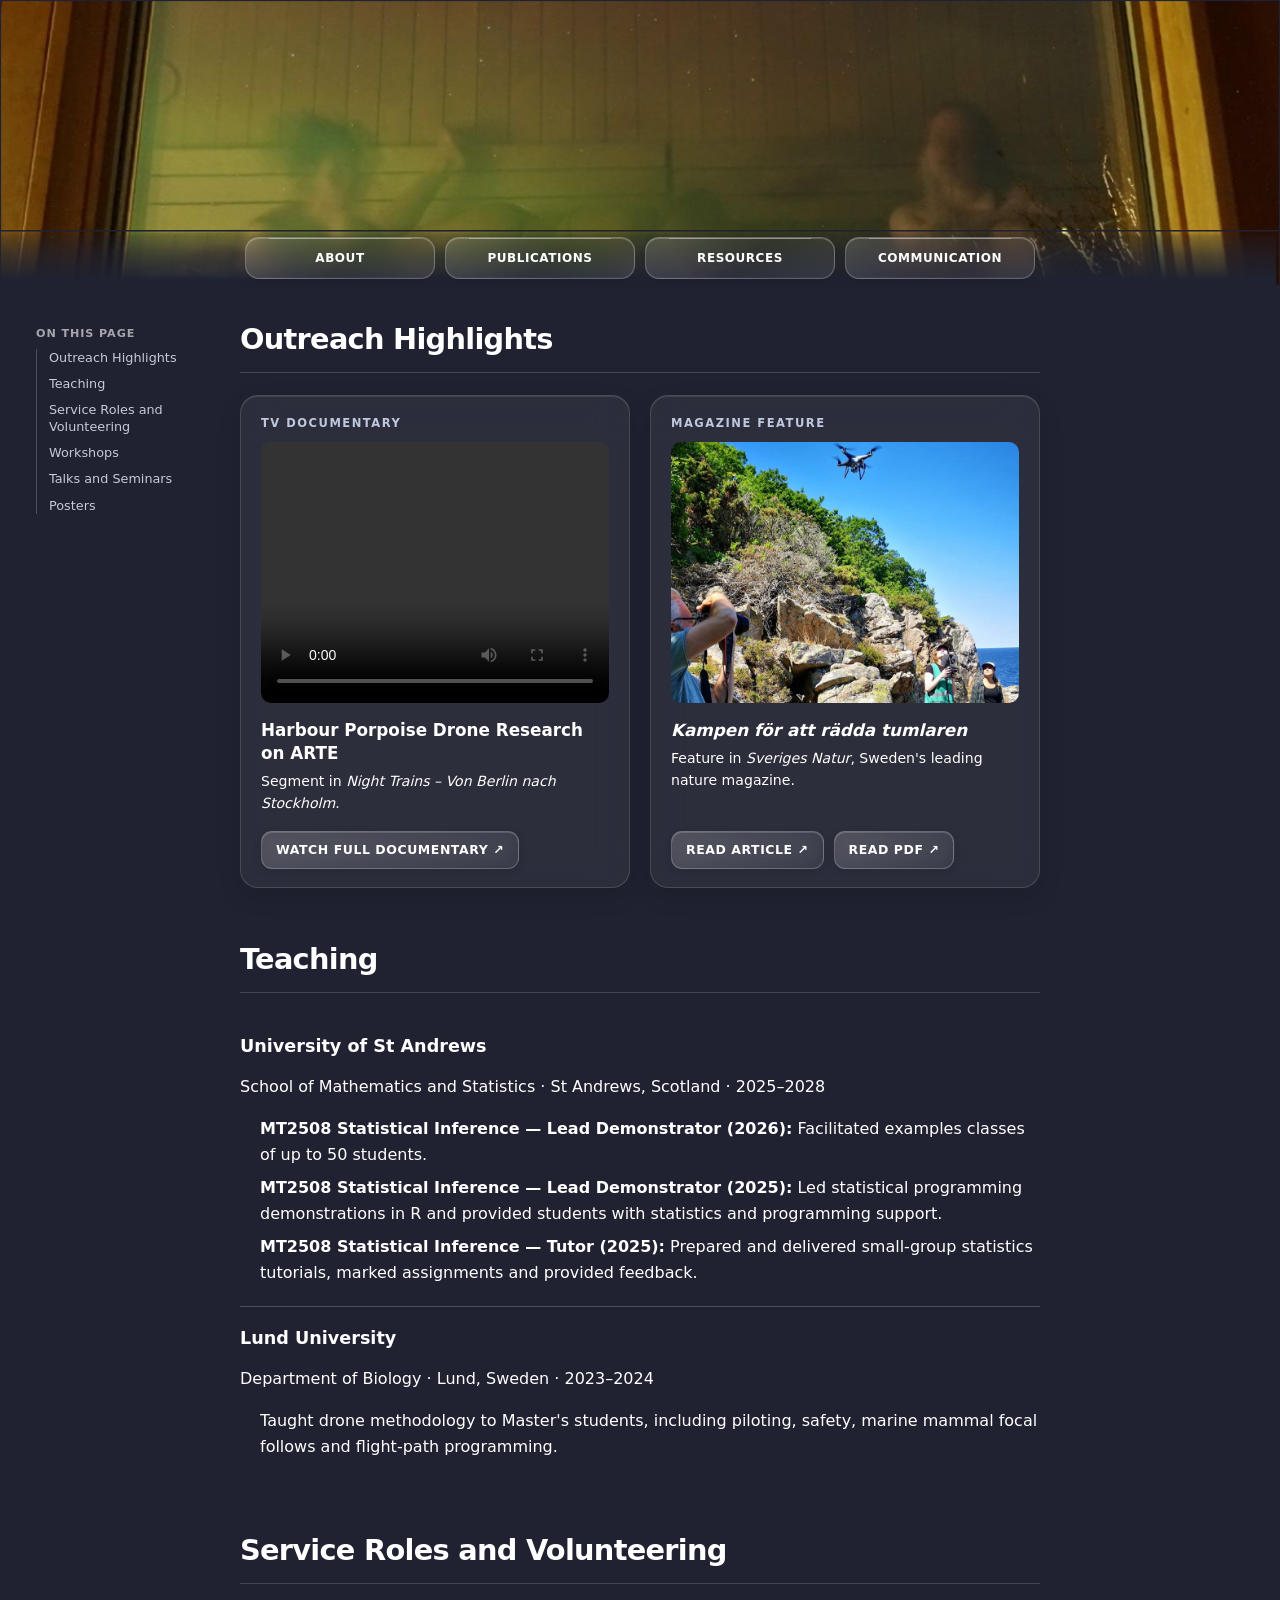
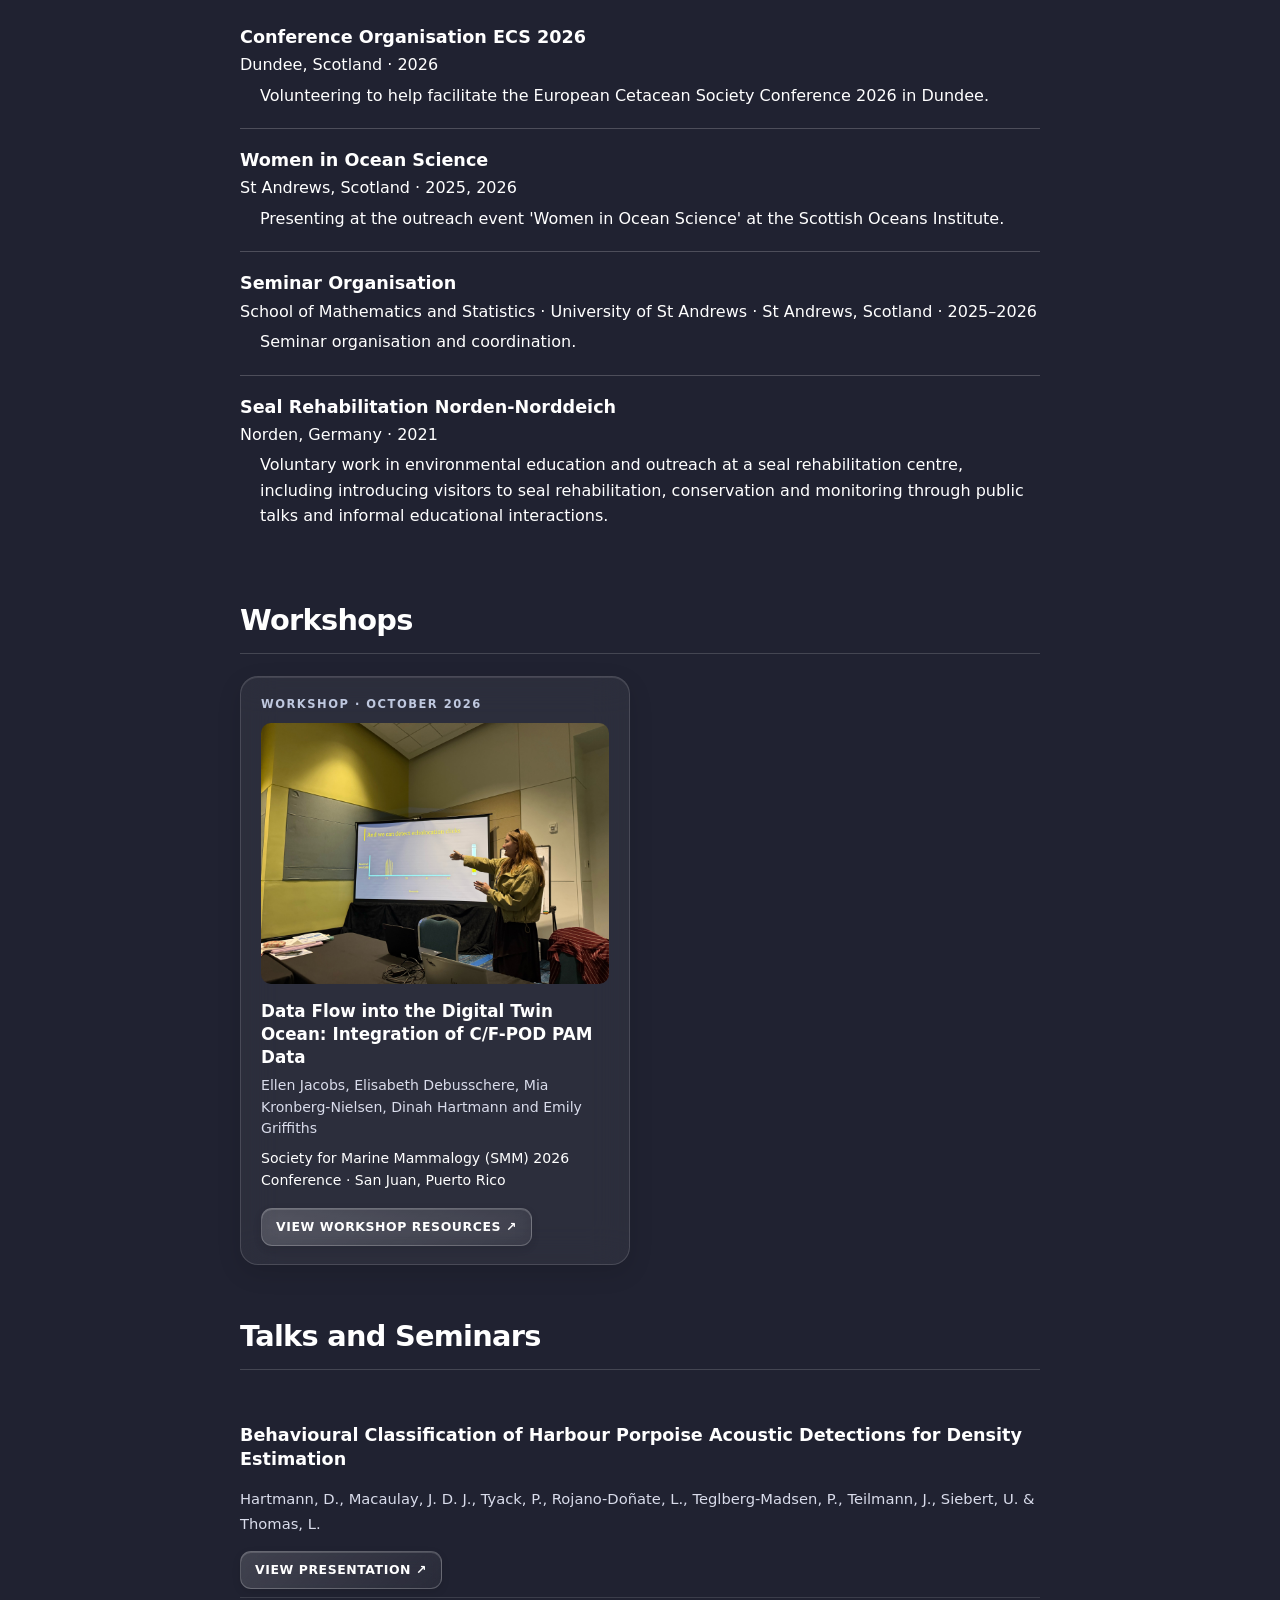
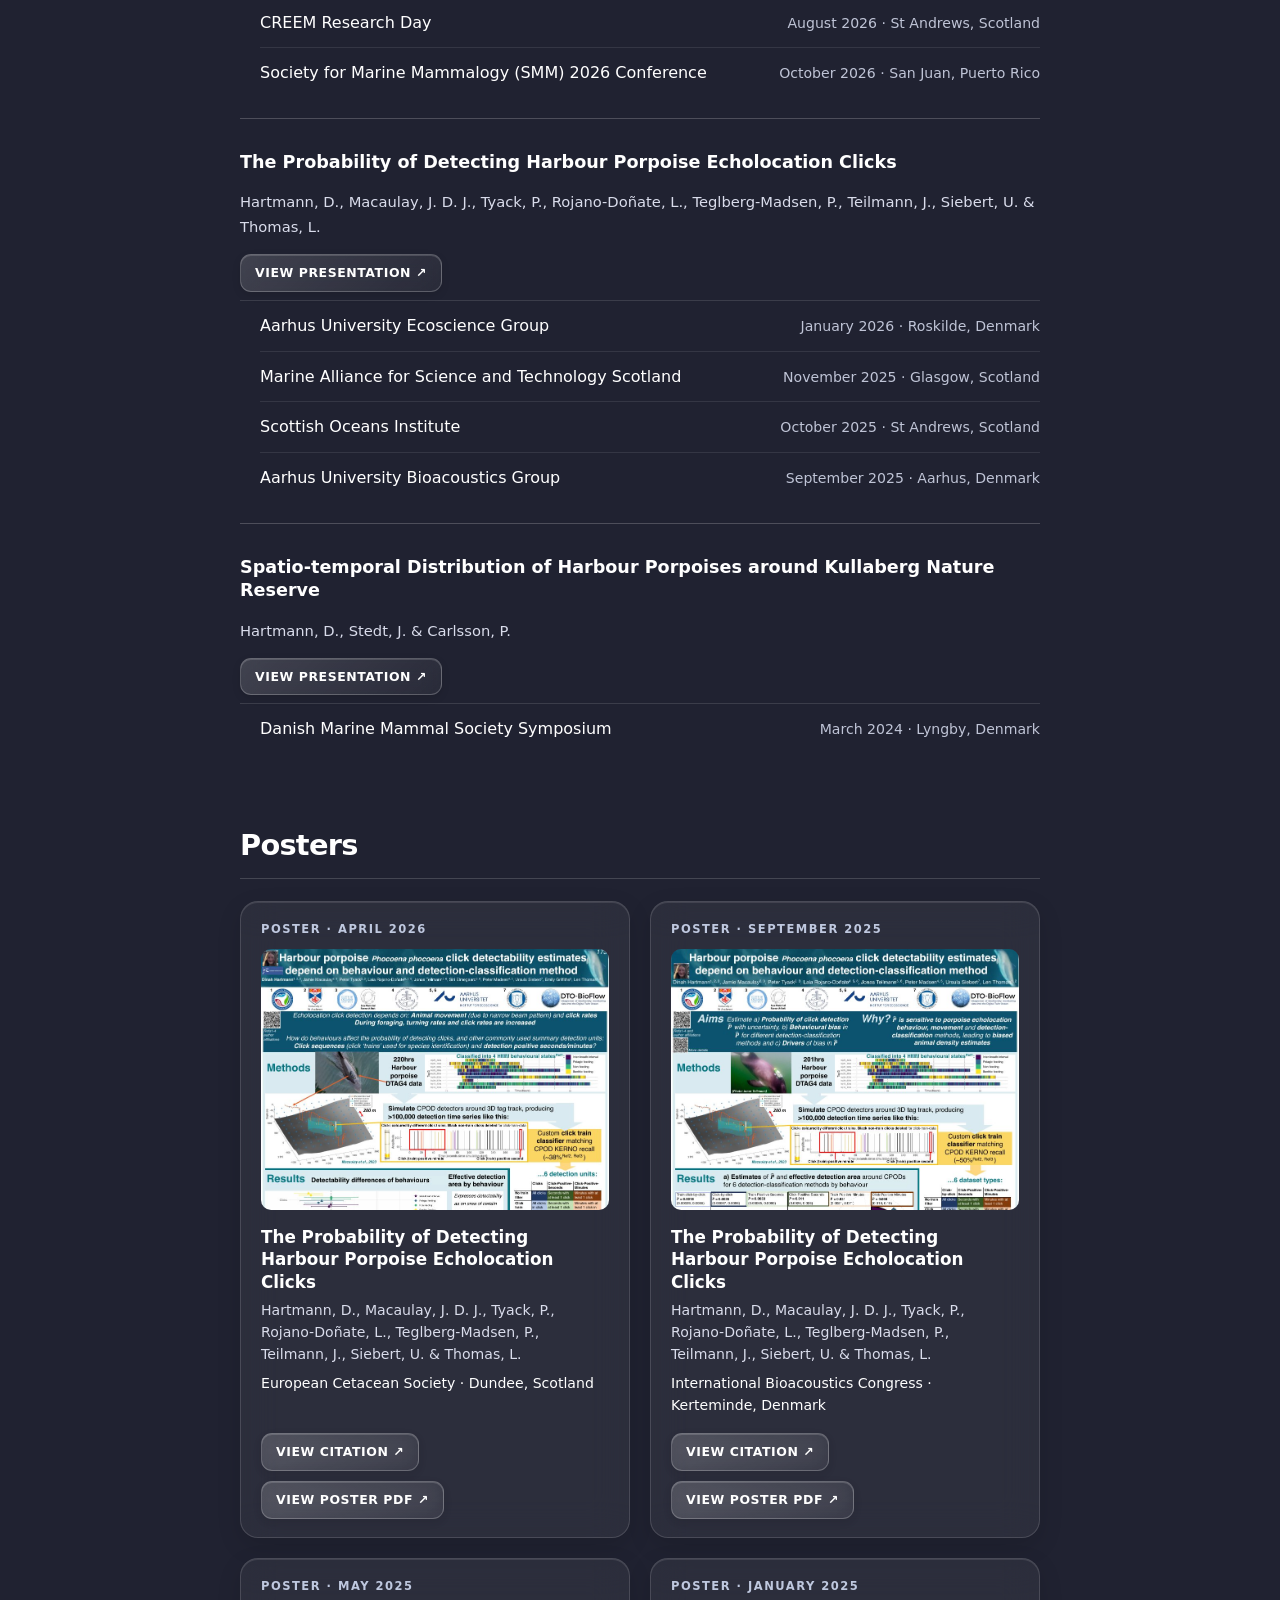
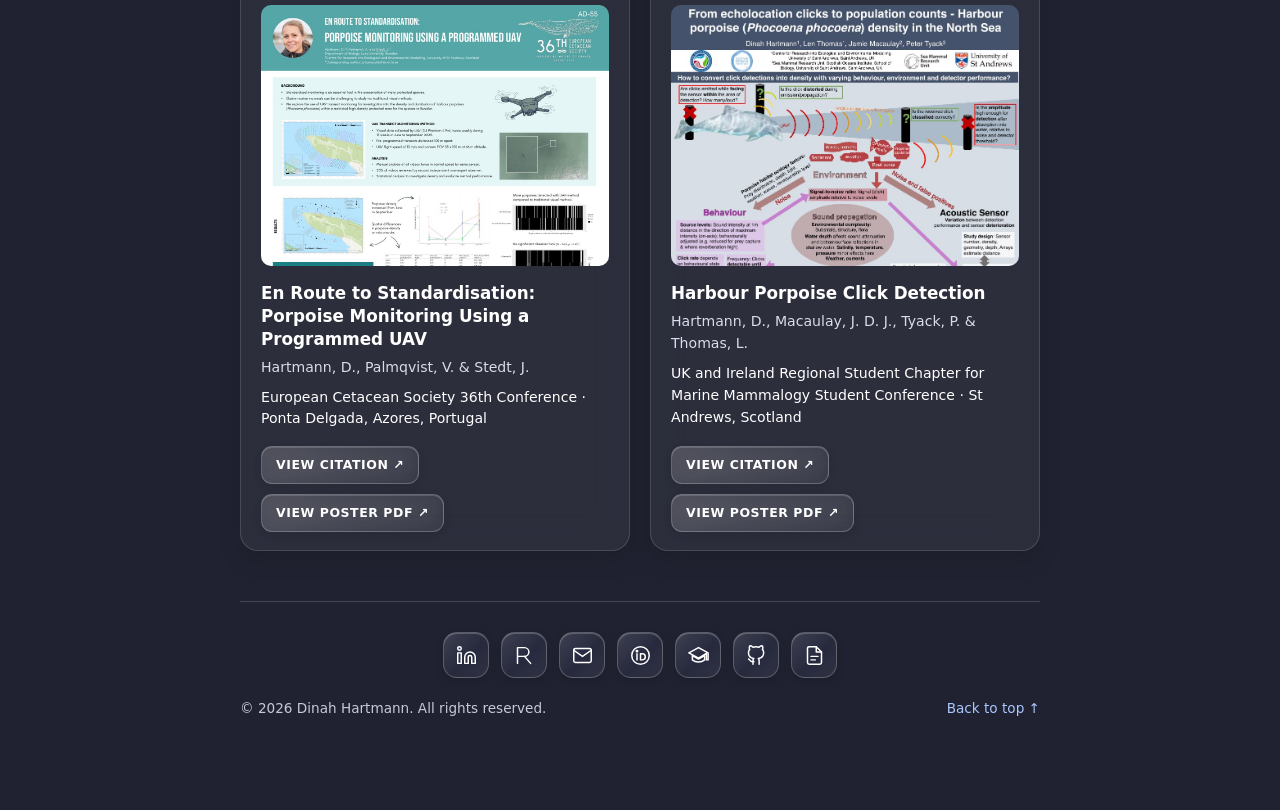
<file: teaching.html>
<!DOCTYPE html>
<html lang="en">
<head>
  <meta charset="UTF-8">
  <meta name="viewport" content="width=device-width, initial-scale=1">
  <title>Communication – Dinah Hartmann</title>
  <link rel="stylesheet" href="style.css">
  <!-- Randomly pick a banner set on each page load -->
  <script>
    if (Math.random() < 0.5) document.documentElement.classList.add('snork');
  </script>

  <!-- Page-specific styles. Move into style.css once you're happy with them. -->
  <style>
    /* ---------- Divider-line entries ---------- */
    .entry {
      background: none;
      border: none;
      border-radius: 0;
      box-shadow: none;
      backdrop-filter: none;
      -webkit-backdrop-filter: none;
      margin: 0;
      padding: 1.25rem 0;
    }

    .entry + .entry {
      border-top: 1px solid color-mix(in srgb, currentColor 20%, transparent);
    }

    .entry h2 {
      font-size: 1.1rem;
      line-height: 1.35;
      margin: 0 0 0.4rem;
    }

    .entry > :last-child {
      margin-bottom: 0;
    }

    /* ---------- Teaching: indented, slightly grey class list ---------- */
    .class-list {
      list-style: none;
      margin: 0.5rem 0 0;
      padding-left: 1.25rem;
      color: color-mix(in srgb, currentColor 72%, transparent);
    }

    .class-list li {
      margin-bottom: 0.5rem;
    }

    .class-list li:last-child {
      margin-bottom: 0;
    }

    /* ---------- Service roles: tight lines, indented description ---------- */
    .role h2 {
      margin-bottom: 0.15rem;
    }

    .role .entry-meta {
      margin: 0 0 0.3rem;
    }

    .role .role-desc {
      margin: 0;
      padding-left: 1.25rem;
    }

    /* ---------- Talks: more space between talks, indented venues ---------- */
    .talk {
      padding: 2rem 0;
    }

    .talk .presentation-venues {
      margin-top: 0.5rem;
      padding-left: 1.25rem;
    }

    /* ---------- Two-column media panels ---------- */
    .media-grid {
      display: grid;
      grid-template-columns: repeat(2, minmax(0, 1fr));
      gap: 1.25rem;
      margin-top: 1rem;
    }

    @media (max-width: 700px) {
      .media-grid {
        grid-template-columns: 1fr;
      }
    }

    .media-card {
      display: flex;
      flex-direction: column;
      overflow: hidden;
    }

    /* Media area: fills the top of the panel */
    .media-frame {
      display: block;
      aspect-ratio: 4 / 3;
      margin: 0 0 1rem;
      border-radius: 10px;
      overflow: hidden;
      background: color-mix(in srgb, currentColor 8%, transparent);
    }

    .media-frame video,
    .media-frame img {
      display: block;
      width: 100%;
      height: 100%;
      object-fit: cover;
    }

    /* Posters: show the top of the poster (title area) */
    .media-frame.poster img {
      object-position: top center;
      transition: transform 0.3s ease;
    }

    .media-frame.poster:hover img {
      transform: scale(1.03);
    }

    /* Fallback shown if a poster image is missing */
    .media-frame.poster {
      position: relative;
      text-decoration: none;
    }

    .media-frame.poster::before {
      content: "View poster PDF ↗";
      position: absolute;
      inset: 0;
      display: flex;
      align-items: center;
      justify-content: center;
      font-size: 0.95rem;
      opacity: 0.7;
    }

    .media-frame.poster img {
      position: relative;
    }

    .media-card h2 {
      font-size: 1.05rem;
      line-height: 1.35;
      margin: 0 0 0.4rem;
    }

    .media-card p {
      margin: 0 0 0.5rem;
    }

    /* Push links to the bottom so panels line up */
    .media-card .entry-links {
      margin-top: auto;
      padding-top: 0.5rem;
    }

    /* ---------- Left-hand "On this page" menu ----------
       Same rules as index.html, publications.html and talks.html */
    .content {
      position: relative;      /* anchor for the side menu */
    }

    .page-toc {
      position: absolute;
      top: 2.5rem;             /* line up with the first heading */
      bottom: 0;
      right: 100%;             /* sits in the empty space left of the content */
      width: 10rem;
      margin-right: 1.5rem;
    }

    .page-toc nav {
      position: sticky;
      /* just below the sticky site nav (its height scales with the window) */
      top: calc(100vw * 123 / 2809 + 1.75rem);
      font-size: 0.8rem;
      line-height: 1.35;
    }

    .page-toc .toc-label {
      margin: 0 0 0.5rem;
      font-size: 0.7rem;
      font-weight: 600;
      letter-spacing: 0.08em;
      text-transform: uppercase;
      opacity: 0.6;
    }

    .page-toc ul {
      list-style: none;
      margin: 0;
      padding: 0 0 0 0.75rem;
      border-left: 1px solid color-mix(in srgb, currentColor 20%, transparent);
    }

    .page-toc li + li {
      margin-top: 0.55rem;
    }

    .page-toc a {
      color: #c5c9d8;
      text-decoration: none;
    }

    .page-toc a:hover {
      color: #ffffff;
    }

    /* Not enough room left of the 840px column: hide the side menu */
    @media (max-width: 1260px) {
      .page-toc { display: none; }
    }
  </style>
</head>

<body id="top">

  <!-- Banner -->
  <header class="banner">
    <img src="banner.jpg" alt="Banner image">
    <script>
      if (document.documentElement.classList.contains('snork')) {
        document.currentScript.previousElementSibling.src = 'BannerSnork.png';
      }
    </script>
  </header>

  <!-- Sticky navigation -->
  <nav class="site-nav" aria-label="Main navigation">
    <a href="index.html" title="About">About</a>
    <a href="publications.html" title="Publications">Publications</a>
    <a href="talks.html" title="Presentations">Resources</a>
    <a href="teaching.html" aria-current="page" title="Communication">Communication</a>
  </nav>

  <main class="content">

    <!-- Left-hand section links -->
    <aside class="page-toc">
      <nav aria-label="On this page">
        <p class="toc-label">On this page</p>
        <ul>
          <li><a href="#outreach">Outreach Highlights</a></li>
          <li><a href="#teaching">Teaching</a></li>
          <li><a href="#service">Service Roles and Volunteering</a></li>
          <li><a href="#workshops">Workshops</a></li>
          <li><a href="#talks">Talks and Seminars</a></li>
          <li><a href="#posters">Posters</a></li>
        </ul>
      </nav>
    </aside>

    <!-- =================================
         OUTREACH HIGHLIGHTS
         ================================= -->

    <section class="page-section" id="outreach">
      <h1>Outreach Highlights</h1>

      <div class="media-grid">

        <!-- ARTE documentary -->
        <article class="resource-card media-card">
          <div class="resource-card-top">
            <span class="resource-type">TV DOCUMENTARY</span>
          </div>

          <div class="media-frame">
            <video controls preload="metadata" playsinline>
              <source src="ArteDrone.mp4" type="video/mp4">
              Your browser does not support the video tag.
            </video>
          </div>

          <h2>Harbour Porpoise Drone Research on ARTE</h2>

          <p>
            Segment in <em>Night Trains – Von Berlin nach Stockholm</em>.
          </p>

          <div class="entry-links">
            <a href="https://www.arte.tv/de/videos/113561-001-A/night-trains/"
               target="_blank" rel="noopener noreferrer">
              Watch full documentary ↗
            </a>
          </div>
        </article>

        <!-- Sveriges Natur feature -->
        <article class="resource-card media-card">
          <div class="resource-card-top">
            <span class="resource-type">MAGAZINE FEATURE</span>
          </div>

          <a class="media-frame"
             href="https://www.sverigesnatur.org/aktuellt/kampen-for-att-radda-tumlaren/"
             target="_blank" rel="noopener noreferrer">
            <img src="drone2.jpg"
                 alt="Drone view used in harbour porpoise research"
                 loading="lazy"
                 onerror="this.style.display='none'">
          </a>

          <h2><em>Kampen för att rädda tumlaren</em></h2>

          <p>Feature in <em>Sveriges Natur</em>, Sweden's leading nature magazine.</p>

          <div class="entry-links">
            <a href="https://www.sverigesnatur.org/aktuellt/kampen-for-att-radda-tumlaren/"
               target="_blank" rel="noopener noreferrer">
              Read article ↗
            </a>
            <a href="SveNat.pdf" target="_blank" rel="noopener noreferrer">
              Read PDF ↗
            </a>
          </div>
        </article>

      </div>
    </section>


    <!-- =================================
         TEACHING
         ================================= -->

    <section class="page-section" id="teaching">
      <h1>Teaching</h1>

      <article class="entry">
        <h2>University of St Andrews</h2>

        <p class="entry-meta">
          School of Mathematics and Statistics · St Andrews, Scotland · 2025–2028
        </p>

        <ul class="class-list">
          <li>
            <strong>MT2508 Statistical Inference — Lead Demonstrator (2026):</strong>
            Facilitated examples classes of up to 50 students.
          </li>
          <li>
            <strong>MT2508 Statistical Inference — Lead Demonstrator (2025):</strong>
            Led statistical programming demonstrations in R and provided
            students with statistics and programming support.
          </li>
          <li>
            <strong>MT2508 Statistical Inference — Tutor (2025):</strong>
            Prepared and delivered small-group statistics tutorials,
            marked assignments and provided feedback.
          </li>
        </ul>
      </article>

      <article class="entry">
        <h2>Lund University</h2>

        <p class="entry-meta">
          Department of Biology · Lund, Sweden · 2023–2024
        </p>

        <ul class="class-list">
          <li>
            Taught drone methodology to Master's students, including piloting,
            safety, marine mammal focal follows and flight-path programming.
          </li>
        </ul>
      </article>
    </section>


    <!-- =================================
         SERVICE ROLES AND OTHER
         ================================= -->

    <section class="page-section" id="service">
      <h1>Service Roles and Volunteering</h1>

      <article class="entry role">
        <h2>Conference Organisation ECS 2026</h2>

        <p class="entry-meta">Dundee, Scotland · 2026</p>

        <p class="role-desc">
          Volunteering to help facilitate the European Cetacean Society
          Conference 2026 in Dundee.
        </p>
      </article>

      <article class="entry role">
        <h2>Women in Ocean Science</h2>

        <p class="entry-meta">St Andrews, Scotland · 2025, 2026</p>

        <p class="role-desc">
          Presenting at the outreach event 'Women in Ocean Science' at the
          Scottish Oceans Institute.
        </p>
      </article>

      <article class="entry role">
        <h2>Seminar Organisation</h2>

        <p class="entry-meta">
          School of Mathematics and Statistics · University of St Andrews ·
          St Andrews, Scotland · 2025–2026
        </p>

        <p class="role-desc">Seminar organisation and coordination.</p>
      </article>

      <article class="entry role">
        <h2>Seal Rehabilitation Norden-Norddeich</h2>

        <p class="entry-meta">Norden, Germany · 2021</p>

        <p class="role-desc">
          Voluntary work in environmental education and outreach at a seal
          rehabilitation centre, including introducing visitors to seal
          rehabilitation, conservation and monitoring through public talks
          and informal educational interactions.
        </p>
      </article>
    </section>


    <!-- =================================
         WORKSHOPS
         ================================= -->

    <section class="page-section" id="workshops">
      <h1>Workshops</h1>

      <div class="media-grid">

        <!-- SMM 2026 workshop -->
        <article class="resource-card media-card">
          <div class="resource-card-top">
            <span class="resource-type">WORKSHOP · OCTOBER 2026</span>
          </div>
          <div class="media-frame">
            <img src="workshop.JPG"
                 alt="Workshop image"
                 loading="lazy"
                 onerror="this.style.display='none'">
            </div>
          <h2>Data Flow into the Digital Twin Ocean: Integration of C/F-POD PAM Data</h2>

          <p class="entry-authors">
            Ellen Jacobs, Elisabeth Debusschere, Mia Kronberg-Nielsen,
            Dinah Hartmann and Emily Griffiths
          </p>

          <p class="entry-meta">

            Society for Marine Mammalogy (SMM) 2026 Conference · San Juan, Puerto Rico
          </p>
            <div class="entry-links">
  <a href="https://github.com/EuropeanTrackingNetwork/Valkyrie"
     target="_blank" rel="noopener noreferrer">
    View workshop resources ↗
  </a>
</div>

        </article>

      </div>
    </section>


    <!-- =================================
         TALKS AND SEMINARS
         ================================= -->

    <section class="page-section" id="talks">
      <h1>Talks and Seminars</h1>

      <article class="entry talk">
        <h2>
          Behavioural Classification of Harbour Porpoise Acoustic
          Detections for Density Estimation
        </h2>

        <p class="entry-authors">
          Hartmann, D., Macaulay, J. D. J., Tyack, P., Rojano-Doñate, L.,
          Teglberg-Madsen, P., Teilmann, J., Siebert, U. &amp; Thomas, L.
        </p>
<div class="entry-links">
  <a href="https://www.researchgate.net/publication/417624112_Classifying_harbour_porpoise_behaviour_from_acoustic_detections_-_Detectability_considerations_for_PAM_DE"
     target="_blank" rel="noopener noreferrer">
    View presentation ↗
  </a>
</div>
        <ul class="presentation-venues">
          <li>
            <span class="venue-name">CREEM Research Day</span>
            <span class="venue-date">August 2026 · St Andrews, Scotland</span>
          </li>
          <li>
            <span class="venue-name">Society for Marine Mammalogy (SMM) 2026 Conference</span>
            <span class="venue-date">October 2026 · San Juan, Puerto Rico</span>
          </li>
        </ul>
      </article>

      <article class="entry talk">
        <h2>The Probability of Detecting Harbour Porpoise Echolocation Clicks</h2>

        <p class="entry-authors">
          Hartmann, D., Macaulay, J. D. J., Tyack, P., Rojano-Doñate, L.,
          Teglberg-Madsen, P., Teilmann, J., Siebert, U. &amp; Thomas, L.
        </p>

<div class="entry-links">
  <a href="https://doi.org/10.13140/RG.2.2.14271.27048"
     target="_blank" rel="noopener noreferrer">
    View presentation ↗
  </a>
</div>

        <ul class="presentation-venues">
          <li>
            <span class="venue-name">Aarhus University Ecoscience Group</span>
            <span class="venue-date">January 2026 · Roskilde, Denmark</span>
          </li>
          <li>
            <span class="venue-name">Marine Alliance for Science and Technology Scotland</span>
            <span class="venue-date">November 2025 · Glasgow, Scotland</span>
          </li>
          <li>
            <span class="venue-name">Scottish Oceans Institute</span>
            <span class="venue-date">October 2025 · St Andrews, Scotland</span>
          </li>
          <li>
            <span class="venue-name">Aarhus University Bioacoustics Group</span>
            <span class="venue-date">September 2025 · Aarhus, Denmark</span>
          </li>
        </ul>
      </article>

      <article class="entry talk">
        <h2>
          Spatio-temporal Distribution of Harbour Porpoises around
          Kullaberg Nature Reserve
        </h2>

        <p class="entry-authors">
          Hartmann, D., Stedt, J. &amp; Carlsson, P.
        </p>

<div class="entry-links">
  <a href="https://doi.org/10.13140/RG.2.2.31887.34723"
     target="_blank" rel="noopener noreferrer">
    View presentation ↗
  </a>
</div>

        <ul class="presentation-venues">
          <li>
            <span class="venue-name">Danish Marine Mammal Society Symposium</span>
            <span class="venue-date">March 2024 · Lyngby, Denmark</span>
          </li>
        </ul>
      </article>
    </section>


    <!-- =================================
         POSTERS
         Thumbnails: save page 1 of each poster PDF as a .jpg
         with the same name (e.g. PosterECSDinahHartmannA0.jpg)
         ================================= -->

    <section class="page-section" id="posters">
      <h1>Posters</h1>

      <div class="media-grid">

        <!-- ECS 2026 -->
        <article class="resource-card media-card">
          <div class="resource-card-top">
            <span class="resource-type">POSTER · APRIL 2026</span>
          </div>

          <a class="media-frame poster" href="PosterECSDinahHartmannA0.pdf"
             target="_blank" rel="noopener noreferrer">
            <img src="PosterECSDinahHartmannA0.jpg"
                 alt="Poster: The Probability of Detecting Harbour Porpoise Echolocation Clicks (ECS 2026)"
                 loading="lazy"
                 onerror="this.style.display='none'">
          </a>

          <h2>The Probability of Detecting Harbour Porpoise Echolocation Clicks</h2>

          <p class="entry-authors">
            Hartmann, D., Macaulay, J. D. J., Tyack, P., Rojano-Doñate, L.,
            Teglberg-Madsen, P., Teilmann, J., Siebert, U. &amp; Thomas, L.
          </p>

          <p class="entry-meta">European Cetacean Society · Dundee, Scotland</p>

          <div class="entry-links">
            <a href="https://www.researchgate.net/publication/407465973_Harbour_porpoise_Phocoena_phocoena_click_detectability_estimates_depend_on_behaviour_and_detection-classification_method"
               target="_blank" rel="noopener noreferrer">
              View citation ↗
            </a>
            <a href="PosterECSDinahHartmannA0.pdf" target="_blank" rel="noopener noreferrer">
              View poster PDF ↗
            </a>
          </div>
        </article>

        <!-- IBAC 2025 -->
        <article class="resource-card media-card">
          <div class="resource-card-top">
            <span class="resource-type">POSTER · SEPTEMBER 2025</span>
          </div>

          <a class="media-frame poster" href="IBACPosterDinah.pdf"
             target="_blank" rel="noopener noreferrer">
            <img src="IBACPosterDinah.jpg"
                 alt="Poster: The Probability of Detecting Harbour Porpoise Echolocation Clicks (IBAC 2025)"
                 loading="lazy"
                 onerror="this.style.display='none'">
          </a>

          <h2>The Probability of Detecting Harbour Porpoise Echolocation Clicks</h2>

          <p class="entry-authors">
            Hartmann, D., Macaulay, J. D. J., Tyack, P., Rojano-Doñate, L.,
            Teglberg-Madsen, P., Teilmann, J., Siebert, U. &amp; Thomas, L.
          </p>

          <p class="entry-meta">International Bioacoustics Congress · Kerteminde, Denmark</p>

          <div class="entry-links">
            <a href="https://www.researchgate.net/publication/407466289_Harbour_porpoise_click_detection_probability_depends_on_behaviour_and_detection-classification_method"
               target="_blank" rel="noopener noreferrer">
              View citation ↗
            </a>
            <a href="IBACPosterDinah.pdf" target="_blank" rel="noopener noreferrer">
              View poster PDF ↗
            </a>
          </div>
        </article>

        <!-- ECS 2025 -->
        <article class="resource-card media-card">
          <div class="resource-card-top">
            <span class="resource-type">POSTER · MAY 2025</span>
          </div>

          <a class="media-frame poster" href="Stedtetal.2025_UAVTransectMonitoring.pdf"
             target="_blank" rel="noopener noreferrer">
            <img src="Stedtetal.2025_UAVTransectMonitoring.jpg"
                 alt="Poster: En Route to Standardisation: Porpoise Monitoring Using a Programmed UAV"
                 loading="lazy"
                 onerror="this.style.display='none'">
          </a>

          <h2>En Route to Standardisation: Porpoise Monitoring Using a Programmed UAV</h2>

          <p class="entry-authors">
            Hartmann, D., Palmqvist, V. &amp; Stedt, J.
          </p>

          <p class="entry-meta">
            European Cetacean Society 36th Conference · Ponta Delgada, Azores, Portugal
          </p>

          <div class="entry-links">
            <a href="https://www.researchgate.net/publication/392117052_En_route_to_standardisation_Porpoise_monitoring_using_a_programmed_UAV"
               target="_blank" rel="noopener noreferrer">
              View citation ↗
            </a>
            <a href="Stedtetal.2025_UAVTransectMonitoring.pdf"
               target="_blank" rel="noopener noreferrer">
              View poster PDF ↗
            </a>
          </div>
        </article>

        <!-- UK & Ireland student conference 2025 -->
        <article class="resource-card media-card">
          <div class="resource-card-top">
            <span class="resource-type">POSTER · JANUARY 2025</span>
          </div>

          <a class="media-frame poster" href="PosterDinahHartmannA0.pdf"
             target="_blank" rel="noopener noreferrer">
            <img src="PosterDinahHartmannA0.jpg"
                 alt="Poster: Harbour Porpoise Click Detection"
                 loading="lazy"
                 onerror="this.style.display='none'">
          </a>

          <h2>Harbour Porpoise Click Detection</h2>

          <p class="entry-authors">
            Hartmann, D., Macaulay, J. D. J., Tyack, P. &amp; Thomas, L.
          </p>

          <p class="entry-meta">
            UK and Ireland Regional Student Chapter for Marine Mammalogy
            Student Conference · St Andrews, Scotland
          </p>

          <div class="entry-links">
            <a href="https://www.researchgate.net/publication/407466099_How_to_convert_click_detections_into_density_with_varying_behaviour_environment_and_detector_performance"
               target="_blank" rel="noopener noreferrer">
              View citation ↗
            </a>
            <a href="PosterDinahHartmannA0.pdf"
               target="_blank" rel="noopener noreferrer">
              View poster PDF ↗
            </a>
          </div>
        </article>

      </div>
    </section>


    <!-- =================================
         FOOTER
         ================================= -->

    <hr class="section-divider">

    <footer class="site-footer">

      <div class="footer-links">

        <a href="https://www.linkedin.com/in/dinah-hartmann-322321293/"
           target="_blank" rel="noopener noreferrer"
           aria-label="LinkedIn" title="LinkedIn">
          <svg viewBox="0 0 24 24" aria-hidden="true">
            <path d="M16 8a6 6 0 0 1 6 6v7h-4v-7a2 2 0 0 0-4 0v7h-4v-7a6 6 0 0 1 6-6Z"/>
            <rect x="2" y="9" width="4" height="12"/>
            <circle cx="4" cy="4" r="2"/>
          </svg>
        </a>

        <a href="https://www.researchgate.net/profile/Dinah-Hartmann?ev=hdr_xprf"
           target="_blank" rel="noopener noreferrer"
           aria-label="ResearchGate" title="ResearchGate">
          <svg viewBox="0 0 24 24" aria-hidden="true">
            <path d="M4 21V3h8a5 5 0 0 1 0 10H4"/>
            <path d="m12 13 7 8"/>
          </svg>
        </a>

        <a href="mailto:djh38@st-andrews.ac.uk"
           aria-label="Email" title="Email">
          <svg viewBox="0 0 24 24" aria-hidden="true">
            <rect x="2" y="4" width="20" height="16" rx="2"/>
            <path d="m22 6-10 7L2 6"/>
          </svg>
        </a>

        <a href="https://orcid.org/0009-0005-0654-8477"
           target="_blank" rel="noopener noreferrer"
           aria-label="ORCID" title="ORCID">
          <svg viewBox="0 0 24 24" aria-hidden="true">
            <circle cx="12" cy="12" r="10"/>
            <path d="M8 10v7"/>
            <circle cx="8" cy="7" r="0.8" fill="currentColor"/>
            <path d="M12 10v7M12 10h2a3.5 3.5 0 0 1 0 7h-2"/>
          </svg>
        </a>

        <a href="https://scholar.google.com/citations?user=1W9_pBoAAAAJ&amp;hl=en&amp;authuser=1"
           target="_blank" rel="noopener noreferrer"
           aria-label="Google Scholar" title="Google Scholar">
          <svg viewBox="0 0 24 24" aria-hidden="true">
            <path d="M12 3 1 9l11 6 9-5.45V17h2V9L12 3Z"/>
            <path d="M5 12.2V17c3.8 3.1 10.2 3.1 14 0v-4.8l-7 3.8-7-3.8Z"/>
          </svg>
        </a>

        <a href="https://github.com/dinaurh"
           target="_blank" rel="noopener noreferrer"
           aria-label="GitHub" title="GitHub">
          <svg viewBox="0 0 24 24" aria-hidden="true">
            <path d="M9 19c-4.3 1.4-4.3-2.5-6-3m12 6v-3.9a3.4 3.4 0 0 0-.9-2.7c3-.3 6.1-1.5 6.1-6.7A5.2 5.2 0 0 0 18.8 5 4.8 4.8 0 0 0 18.7 1S17.5.7 15 2.5a13.5 13.5 0 0 0-7 0C5.5.7 4.3 1 4.3 1A4.8 4.8 0 0 0 4.2 5a5.2 5.2 0 0 0-1.4 3.7c0 5.2 3.1 6.4 6.1 6.7A3.4 3.4 0 0 0 8 18.1V22"/>
          </svg>
        </a>

        <a href="Dinah_Hartmann_CV.pdf"
           target="_blank" rel="noopener noreferrer"
           aria-label="View CV PDF" title="View CV PDF">
          <svg viewBox="0 0 24 24" aria-hidden="true">
            <path d="M14 2H6a2 2 0 0 0-2 2v16a2 2 0 0 0 2 2h12a2 2 0 0 0 2-2V8z"/>
            <path d="M14 2v6h6M8 13h8M8 17h5"/>
          </svg>
        </a>

      </div>

      <div class="footer-meta">
        <span>© 2026 Dinah Hartmann. All rights reserved.</span>
        <a href="#top" class="back-to-top">Back to top ↑</a>
      </div>

    </footer>

  </main>

</body>
</html>
</file>
<file: style.css>
/* ========================================
   GENERAL WEBSITE STYLING
   ======================================== */

html {
  scroll-behavior: smooth;
  scroll-padding-top: 85px;
}

*,
*::before,
*::after {
  box-sizing: border-box;
}

body {
  font-family: system-ui, -apple-system, sans-serif;
  max-width: 100%;
  margin: 0;
  padding: 0;
  line-height: 1.6;
  background-color: #202231;
  color: #ffffff;
}

/* ========================================
   TOP BANNERS (flush, no gaps)
   ======================================== */

.banner {
  display: block;
  width: 100%;
  margin: 0;
  padding: 0;
  border: 0;
  overflow: hidden;
  line-height: 0;
  font-size: 0;
  background-color: #202231;
}

.banner img {
  display: block;
  width: 100%;
  height: auto;
  margin: 0;
  padding: 0;
  border: 0;
}

/* Overlap stacked banners slightly so no background line can show */
.banner + .banner {
  margin-top: -2px;
}

/* ========================================
   LIQUID GLASS NAVIGATION
   Equal-width, all-caps buttons
   ======================================== */
.site-nav {
  position: sticky;
  top: 0;
  z-index: 1000;

  display: flex;
  justify-content: center;
  align-items: center;
  align-content: center;
  flex-wrap: wrap;
  gap: 10px;

  width: 100%;
  margin: 0;
  padding: 0 16px;   /* no vertical padding: the image height sets the height */
  border: none;
  box-shadow: none;

  /* Nav is exactly as tall as the image at the current width.
     It only grows if the buttons need more room (narrow screens). */
  aspect-ratio: 2809 / 123;

  background-color: #202231;
  background-image: url("BannerGrad.jpg");
  background-size: 100% 100%;
  background-position: center top;
  background-repeat: no-repeat;
}

.site-nav a {
  position: relative;
  display: flex;
  justify-content: center;
  align-items: center;

  flex: 1 1 0;
  min-width: 0;
  max-width: 190px;
  min-height: 42px;
  padding: 8px 10px;

  color: #ffffff;
  text-decoration: none;
  text-align: center;
  text-transform: uppercase;
  letter-spacing: 0.045em;
  font-size: 0.75rem;
  font-weight: 600;
  line-height: 1.4;

  background: linear-gradient(
    135deg,
    rgba(255, 255, 255, 0.16),
    rgba(255, 255, 255, 0.045) 55%,
    rgba(255, 255, 255, 0.09)
  );
  border: 1px solid rgba(255, 255, 255, 0.24);
  border-radius: 14px;

  -webkit-backdrop-filter: blur(12px) saturate(150%);
  backdrop-filter: blur(12px) saturate(150%);

  box-shadow:
    inset 0 1px 0 rgba(255, 255, 255, 0.22),
    inset 0 -1px 0 rgba(255, 255, 255, 0.04),
    0 3px 10px rgba(0, 0, 0, 0.12);

  transition:
    background 0.25s ease,
    border-color 0.25s ease,
    box-shadow 0.25s ease,
    transform 0.25s ease;
}

/* Reflective glass highlight */
.site-nav a::before {
  content: "";
  position: absolute;
  top: 0;
  left: 12%;
  width: 76%;
  height: 1px;
  background: rgba(255, 255, 255, 0.45);
  opacity: 0.7;
  pointer-events: none;
}

.site-nav a:hover {
  color: #ffffff;
  background: linear-gradient(
    135deg,
    rgba(255, 255, 255, 0.24),
    rgba(255, 255, 255, 0.09) 55%,
    rgba(255, 255, 255, 0.16)
  );
  border-color: rgba(255, 255, 255, 0.42);
  box-shadow:
    inset 0 1px 0 rgba(255, 255, 255, 0.35),
    0 5px 16px rgba(0, 0, 0, 0.2),
    0 0 12px rgba(255, 255, 255, 0.04);
  transform: translateY(-1px);
  text-decoration: none;
}

/* Shared keyboard focus style */
.site-nav a:focus-visible,
.footer-links a:focus-visible,
.cv-button:focus-visible,
.entry-links a:focus-visible {
  outline: 2px solid rgba(255, 255, 255, 0.85);
  outline-offset: 3px;
}

/* Old banner navigation: retained for compatibility, hidden */
.nav-overlay,
.nav-title-row,
.nav-links-row,
.nav-divider-horizontal,
.banner-spacer {
  display: none;
}

/* ========================================
   MAIN CONTENT
   ======================================== */

main.content {
  width: 100%;
  max-width: 840px;
  margin: 0 auto 60px;
  padding: 30px 20px;
  line-height: 1.6;
  background-color: #202231;
  color: #ffffff;
}

h1, h2, h3, h4, h5, h6,
p,
li {
  color: #ffffff;
}

h1 {
  margin-top: 0;
}

.content a {
  color: #a9c7ff;
}

.content a:hover {
  color: #d3e2ff;
}

/* ========================================
   PROFILE HEADER
   ======================================== */

.profile-header {
  display: flex;
  align-items: center;
  gap: 20px;
  margin-bottom: 25px;
}

.profile-pic {
  display: block;
  width: 120px;
  height: 120px;
  border-radius: 50%;
  object-fit: cover;
  flex-shrink: 0;
}

.profile-text {
  min-width: 0;
}

.profile-text h1 {
  margin: 0;
  color: #ffffff;
}

.subtitle {
  color: #c5c9d8;
  margin-top: 5px;
  margin-bottom: 25px;
  font-size: 0.95rem;
}

/* ========================================
   SAUNA PHOTO
   ======================================== */

.sauna-photo {
  display: block;
  max-width: 100%;
  max-height: 400px;
  width: auto;
  height: auto;
  margin: 0 auto 15px;
  border-radius: 4px;
}

/* ========================================
   GENERAL LINK BUTTONS
   ======================================== */

.links {
  margin-top: 30px;
}

.links a {
  display: inline-block;
  margin: 6px 10px 6px 0;
  padding: 8px 14px;

  color: #ffffff;
  background: rgba(255, 255, 255, 0.08);
  border: 1px solid rgba(255, 255, 255, 0.22);
  border-radius: 12px;

  text-decoration: none;
  font-size: 0.9rem;

  -webkit-backdrop-filter: blur(10px);
  backdrop-filter: blur(10px);

  transition:
    background 0.25s ease,
    border-color 0.25s ease;
}

.links a:hover {
  color: #ffffff;
  background: rgba(255, 255, 255, 0.16);
  border-color: rgba(255, 255, 255, 0.4);
}

/* ========================================
   SECTION DIVIDER
   ======================================== */

.section-divider {
  margin: 50px 0 30px;
  border: none;
  border-top: 1px solid #414458;
}

/* ========================================
   FOOTER
   ======================================== */

.site-footer {
  font-size: 0.85rem;
  color: #c5c9d8;
}

/* Icon-only Liquid Glass footer buttons */
.footer-links {
  display: flex;
  flex-wrap: wrap;
  justify-content: center;
  align-items: center;
  gap: 12px;
  margin-bottom: 20px;
}

.footer-links a {
  display: inline-flex;
  justify-content: center;
  align-items: center;

  width: 46px;
  height: 46px;
  padding: 0;
  margin: 0;

  color: #ffffff;
  text-decoration: none;

  background: linear-gradient(
    135deg,
    rgba(255, 255, 255, 0.14),
    rgba(255, 255, 255, 0.04) 55%,
    rgba(255, 255, 255, 0.08)
  );
  border: 1px solid rgba(255, 255, 255, 0.22);
  border-radius: 14px;

  box-shadow:
    inset 0 1px 0 rgba(255, 255, 255, 0.2),
    0 3px 8px rgba(0, 0, 0, 0.12);

  -webkit-backdrop-filter: blur(10px) saturate(150%);
  backdrop-filter: blur(10px) saturate(150%);

  transition:
    background 0.25s ease,
    border-color 0.25s ease,
    transform 0.25s ease;
}

.footer-links a svg {
  width: 21px;
  height: 21px;
  fill: none;
  stroke: currentColor;
  stroke-width: 1.7;
  stroke-linecap: round;
  stroke-linejoin: round;
}

.footer-links a:hover {
  color: #ffffff;
  background: rgba(255, 255, 255, 0.18);
  border-color: rgba(255, 255, 255, 0.4);
  transform: translateY(-2px);
  text-decoration: none;
}

/* Copyright and back to top */
.footer-meta {
  display: flex;
  justify-content: space-between;
  align-items: center;
  flex-wrap: wrap;
  gap: 12px;
  color: #c5c9d8;
}

.footer-meta span {
  color: #c5c9d8;
}

.back-to-top {
  color: #a9c7ff;
  text-decoration: none;
}

.back-to-top:hover {
  color: #d3e2ff;
  text-decoration: underline;
}

/* ========================================
   PUBLICATION BOXES
   ======================================== */

.pub-box {
  border: 1px solid #414458;
  border-radius: 8px;
  padding: 15px 18px;
  margin: 15px 0 25px;
  background-color: #292d40;
  color: #ffffff;
}

.pub-box p,
.pub-box h2,
.pub-box h3,
.pub-box h4 {
  color: #ffffff;
}

.pub-links a {
  display: inline-block;
  margin-top: 8px;
  margin-right: 6px;
  padding: 5px 10px;

  color: #ffffff;
  background: rgba(255, 255, 255, 0.08);
  border: 1px solid rgba(255, 255, 255, 0.22);
  border-radius: 8px;

  text-decoration: none;
  font-size: 0.85rem;

  transition:
    background 0.2s ease,
    border-color 0.2s ease;
}

.pub-links a:hover {
  color: #ffffff;
  background: rgba(255, 255, 255, 0.16);
  border-color: rgba(255, 255, 255, 0.4);
}

/* ========================================
   ANCHOR POSITIONING
   ======================================== */

.top-anchor,
#top {
  scroll-margin-top: 85px;
}

.top-anchor {
  position: relative;
}

/* ========================================
   SECTION HEADER WITH IMAGE
   ======================================== */

.section-header {
  display: flex;
  align-items: center;
  justify-content: space-between;
  gap: 20px;
  margin-bottom: 15px;
}

.section-header-text {
  flex: 1;
  min-width: 0;
}

.section-header img {
  max-width: 500px;
  max-height: 350px;
  width: auto;
  height: auto;
  border-radius: 4px;
}

/* ========================================
   TABLES
   ======================================== */

table {
  width: 100%;
  border-collapse: collapse;
  color: #ffffff;
}

th,
td {
  padding: 8px 10px;
  border: 1px solid #414458;
  text-align: left;
}

th {
  background-color: #303448;
}

/* ========================================
   CV BUTTON (home page)
   ======================================== */

.cv-button-container {
  margin: 0 0 28px;
}

.cv-button {
  display: inline-flex;
  align-items: center;
  justify-content: center;
  gap: 10px;
  padding: 10px 18px;

  color: #ffffff !important;
  text-decoration: none;
  font-size: 0.9rem;
  font-weight: 500;

  background: linear-gradient(
    135deg,
    rgba(255, 255, 255, 0.16),
    rgba(255, 255, 255, 0.045) 55%,
    rgba(255, 255, 255, 0.09)
  );
  border: 1px solid rgba(255, 255, 255, 0.24);
  border-radius: 14px;

  box-shadow:
    inset 0 1px 0 rgba(255, 255, 255, 0.22),
    0 3px 10px rgba(0, 0, 0, 0.12);

  -webkit-backdrop-filter: blur(12px) saturate(150%);
  backdrop-filter: blur(12px) saturate(150%);

  transition:
    background 0.25s ease,
    border-color 0.25s ease,
    transform 0.25s ease;
}

.cv-button svg {
  width: 19px;
  height: 19px;
  fill: none;
  stroke: currentColor;
  stroke-width: 1.7;
  stroke-linecap: round;
  stroke-linejoin: round;
}

.cv-external {
  font-size: 1rem;
  opacity: 0.8;
}

.cv-button:hover {
  color: #ffffff !important;
  background: rgba(255, 255, 255, 0.18);
  border-color: rgba(255, 255, 255, 0.42);
  transform: translateY(-2px);
  text-decoration: none;
}

/* ========================================
   TEACHING AND OUTREACH PAGE
   ======================================== */

.page-section {
  margin: 0 0 48px;
}

.page-section > h1 {
  margin: 0 0 22px;
  padding-bottom: 10px;
  font-size: 1.8rem;
  font-weight: 650;
  letter-spacing: -0.025em;
  border-bottom: 1px solid rgba(255, 255, 255, 0.16);
}

/* Subtle glass entries */
.glass-entry {
  margin: 0 0 18px;
  padding: 20px 22px;

  color: #ffffff;
  background: linear-gradient(
    135deg,
    rgba(255, 255, 255, 0.065),
    rgba(255, 255, 255, 0.018) 60%,
    rgba(255, 255, 255, 0.035)
  );
  border: 1px solid rgba(255, 255, 255, 0.11);
  border-radius: 16px;

  box-shadow:
    inset 0 1px 0 rgba(255, 255, 255, 0.07),
    0 4px 16px rgba(0, 0, 0, 0.06);

  -webkit-backdrop-filter: blur(10px) saturate(125%);
  backdrop-filter: blur(10px) saturate(125%);
}

.glass-entry h2 {
  margin: 0 0 8px;
  color: #ffffff;
  font-size: 1.15rem;
  font-weight: 600;
}

.glass-entry p {
  margin: 8px 0 12px;
  color: #f0f1f7;
}

.glass-entry .entry-meta {
  color: #bfc4d6;
  font-size: 0.9rem;
  margin-top: 0;
}

.glass-entry ul {
  margin: 12px 0 0;
  padding-left: 22px;
}

.glass-entry li {
  padding-left: 3px;
  margin: 0 0 10px;
  color: #f0f1f7;
}

.glass-entry li:last-child {
  margin-bottom: 0;
}

.glass-entry strong {
  color: #ffffff;
}

/* Documentary video */
.video-container {
  width: 100%;
  max-width: 720px;
  margin: 18px auto;
  overflow: hidden;
  border-radius: 12px;
  background: #11131d;
  border: 1px solid rgba(255, 255, 255, 0.14);
}

.video-container video {
  display: block;
  width: 100%;
  height: auto;
}

/* Glass action links */
.entry-links {
  display: flex;
  flex-wrap: wrap;
  align-items: center;
  gap: 10px;
  margin-top: 14px;
}

.entry-links a {
  display: inline-flex;
  align-items: center;
  justify-content: center;
  padding: 8px 14px;

  color: #ffffff;
  font-size: 0.78rem;
  font-weight: 600;
  letter-spacing: 0.045em;
  text-transform: uppercase;
  text-decoration: none;

  background: linear-gradient(
    135deg,
    rgba(255, 255, 255, 0.15),
    rgba(255, 255, 255, 0.045)
  );
  border: 1px solid rgba(255, 255, 255, 0.22);
  border-radius: 11px;

  box-shadow:
    inset 0 1px 0 rgba(255, 255, 255, 0.15),
    0 3px 8px rgba(0, 0, 0, 0.1);

  -webkit-backdrop-filter: blur(10px);
  backdrop-filter: blur(10px);

  transition:
    background 0.2s ease,
    border-color 0.2s ease,
    transform 0.2s ease;
}

.entry-links a:hover {
  color: #ffffff;
  background: rgba(255, 255, 255, 0.17);
  border-color: rgba(255, 255, 255, 0.4);
  transform: translateY(-1px);
  text-decoration: none;
}

/* Presentation entries */
.entry-authors {
  color: #d9dceb;
  font-size: 0.92rem;
  line-height: 1.7;
}

.presentation-venues {
  list-style: none;
  padding: 0;
  margin: 16px 0 0;
  border-top: 1px solid rgba(255, 255, 255, 0.12);
}

.presentation-venues li {
  display: flex;
  justify-content: space-between;
  align-items: baseline;
  flex-wrap: wrap;
  gap: 4px 20px;
  padding: 12px 0;
  margin: 0;
  border-bottom: 1px solid rgba(255, 255, 255, 0.09);
}

.presentation-venues li:last-child {
  border-bottom: none;
  padding-bottom: 0;
}

.presentation-venues .venue-name {
  color: #ffffff;
  font-weight: 500;
}

.presentation-venues .venue-date {
  color: #bfc4d6;
  font-size: 0.88rem;
}

/* ========================================
   PUBLICATIONS PAGE
   ======================================== */

.profile-links {
  display: flex;
  flex-wrap: wrap;
  gap: 10px;
  margin-top: 18px;
}

.profile-links a {
  text-transform: uppercase;
  letter-spacing: 0.04em;
}

.section-note {
  color: #c3c7d6;
  font-size: 0.95rem;
}

/* ========================================
   RESOURCES PAGE
   ======================================== */

.resource-section {
  margin-top: 34px;
}

.resource-section > h2 {
  margin-bottom: 18px;
}

.resource-grid {
  display: grid;
  grid-template-columns: repeat(auto-fit, minmax(min(100%, 280px), 1fr));
  gap: 18px;
  align-items: stretch;
}

/* Compact Liquid Glass repository card */
.resource-card {
  display: flex;
  flex-direction: column;
  width: 100%;
  max-width: 440px;
  min-width: 0;
  min-height: 0;
  padding: 18px 20px;

  color: #ffffff;
  text-decoration: none;

  background: rgba(255, 255, 255, 0.055);
  border: 1px solid rgba(255, 255, 255, 0.14);
  border-radius: 18px;

  -webkit-backdrop-filter: blur(18px);
  backdrop-filter: blur(18px);

  box-shadow:
    inset 0 1px 0 rgba(255, 255, 255, 0.10),
    0 8px 24px rgba(0, 0, 0, 0.12);

  transition:
    background 0.25s ease,
    border-color 0.25s ease,
    transform 0.25s ease,
    box-shadow 0.25s ease;
}

.resource-card:hover {
  background: rgba(255, 255, 255, 0.09);
  border-color: rgba(255, 255, 255, 0.28);
  transform: translateY(-3px);
  box-shadow:
    inset 0 1px 0 rgba(255, 255, 255, 0.14),
    0 12px 30px rgba(0, 0, 0, 0.20);
}

.resource-card:focus-visible {
  outline: 2px solid rgba(255, 255, 255, 0.85);
  outline-offset: 4px;
}

.resource-card-top {
  display: flex;
  align-items: center;
  justify-content: space-between;
  gap: 10px;
  margin-bottom: 10px;
}

.resource-type {
  color: #bfc8df;
  font-size: 0.72rem;
  font-weight: 700;
  letter-spacing: 0.13em;
}

.resource-icon {
  width: 21px;
  height: 21px;
  flex-shrink: 0;
  fill: none;
  stroke: currentColor;
  stroke-width: 1.6;
  stroke-linecap: round;
  stroke-linejoin: round;
  opacity: 0.9;
}

.resource-card h3 {
  margin: 0 0 6px;
  color: #ffffff;
  font-size: 1.12rem;
  line-height: 1.4;
}

.resource-card p {
  margin: 8px 0;
  font-size: 0.88rem;
  line-height: 1.55;
}

.resource-card .resource-authors {
  margin: 0 0 8px;
  color: #c3c9db;
  font-size: 0.82rem;
}

.resource-link {
  display: inline-flex;
  align-items: center;
  gap: 7px;
  margin-top: 10px;
  padding-top: 8px;

  color: #ffffff;
  font-size: 0.78rem;
  font-weight: 650;
  letter-spacing: 0.06em;
  text-transform: uppercase;
}

/* Other resources and GIF */
.resource-visual {
  overflow: hidden;
}

.resource-gif {
  display: block;
  width: 100%;
  max-width: 760px;
  height: auto;
  margin: 20px auto 0;
  border-radius: 14px;
  border: 1px solid rgba(255, 255, 255, 0.12);
}

/* ========================================
   RESPONSIVE: TABLETS
   ======================================== */

@media (max-width: 700px) {
  .section-header {
    flex-direction: column;
    align-items: flex-start;
  }

  .section-header img {
    max-width: 100%;
  }
}

/* ========================================
   RESPONSIVE: MOBILE
   ======================================== */

@media (max-width: 600px) {
  /* Navigation */
  .site-nav {
    gap: 7px;
    padding: 9px 8px;
  }

  .site-nav a {
    flex: 1 1 28%;
    max-width: none;
    min-height: 40px;
    padding: 7px 11px;
    font-size: 0.8rem;
    letter-spacing: 0.025em;
    border-radius: 12px;
  }

  /* Main content */
  main.content {
    padding: 24px 16px;
    margin-bottom: 40px;
  }

  /* Profile */
  .profile-header {
    flex-direction: column;
    align-items: flex-start;
    gap: 12px;
  }

  .profile-pic {
    width: 100px;
    height: 100px;
  }

  /* Footer */
  .footer-meta {
    flex-direction: column;
    align-items: flex-start;
  }

  /* Publications */
  .pub-box {
    padding: 12px;
  }

  /* Teaching and outreach */
  .page-section {
    margin-bottom: 36px;
  }

  .page-section > h1 {
    font-size: 1.55rem;
  }

  .glass-entry {
    padding: 16px;
    border-radius: 13px;
  }

  .glass-entry h2 {
    font-size: 1.05rem;
  }

  .entry-links {
    gap: 8px;
  }

  .presentation-venues li {
    flex-direction: column;
    align-items: flex-start;
    gap: 3px;
  }

  /* Resources */
  .resource-section {
    margin-top: 28px;
  }

  .resource-card {
    max-width: 100%;
    padding: 18px;
  }
}

/* ========================================
   REDUCED MOTION ACCESSIBILITY
   ======================================== */

@media (prefers-reduced-motion: reduce) {
  html {
    scroll-behavior: auto;
  }

  .site-nav a,
  .footer-links a,
  .links a,
  .pub-links a,
  .resource-card {
    transition: none;
  }

  .site-nav a:hover,
  .footer-links a:hover,
  .resource-card:hover {
    transform: none;
  }
}
.banner { margin-bottom: -1px; }
.site-nav { margin-top: -1px; padding-top: 1px; }


/* Close sub-pixel seams: each element is pulled up 2px under the previous one.
   Later elements paint over earlier ones, so the overlap is invisible. */
.banner + .banner,
.banner + .site-nav {
  margin-top: -2px;
}

/* Make sure nothing inside the banner adds its own spacing */
.banner,
.banner a,
.banner picture {
  display: block;
  line-height: 0;
  font-size: 0;
}

.banner img {
  display: block;
  width: 100%;
  height: auto;
  vertical-align: top;
}
.banner + .banner,
.banner + .site-nav {
  margin-top: -2px !important;
}
/* Pull the nav up 1px so its image paints over the seam */
header.banner {
  margin-bottom: -1px !important;
}

nav.site-nav {
  margin-top: 0 !important;
  position: sticky;
  z-index: 1000;
}

header.banner img {
  display: block;
  width: 100%;
  height: auto;
  vertical-align: top;
}




/* =================================
   COMPACT MINI CV
   ================================= */

.mini-cv {
  margin-top: 2.5rem;
}

.mini-cv > h1 {
  margin-bottom: 1.5rem;
}

.cv-section {
  margin-bottom: 2rem;
}

.cv-section > h2 {
  font-size: 1.2rem;
  line-height: 1.35;
  margin: 0 0 0.5rem;
  padding-bottom: 0.55rem;
  border-bottom: 1px solid color-mix(in srgb, currentColor 25%, transparent);
}

/* Each entry: title left, location and date right */
.cv-entry {
  display: grid;
  grid-template-columns: minmax(0, 1fr) max-content max-content;
  align-items: baseline;
  column-gap: 0.6rem;
  padding: 0.55rem 0;
  border-bottom: 1px solid color-mix(in srgb, currentColor 10%, transparent);
  line-height: 1.5;
}

.cv-entry:last-child {
  border-bottom: none;
}

/* Column 1: Title */
.cv-entry h3 {
  grid-column: 1;
  margin: 0;
  min-width: 0;
  font-size: 0.92rem;
  font-weight: 600;
}

/* Column 2: Institution and location */
.cv-entry p:not(.cv-meta) {
  grid-column: 2;
  margin: 0;
  font-size: 0.9rem;
  text-align: right;
  white-space: nowrap;
  color: #c5c9d8;
}

/* Column 3: Date */
.cv-entry .cv-meta {
  grid-column: 3;
  margin: 0;
  font-size: 0.88rem;
  text-align: right;
  white-space: nowrap;
  min-width: max-content;
  color: #aeb5ca;
}

/* Publications */
.cv-publication {
  padding: 0.7rem 0;
  border-bottom: 1px solid color-mix(in srgb, currentColor 10%, transparent);
  font-size: 0.92rem;
  line-height: 1.6;
}

.cv-publication:last-child {
  border-bottom: none;
}

.cv-publication p {
  margin: 0;
}

/* Skills */
.cv-skills-list {
  list-style: none;
  padding: 0;
  margin: 0;
}

.cv-skills-list li {
  padding: 0.55rem 0;
  border-bottom: 1px solid color-mix(in srgb, currentColor 10%, transparent);
  font-size: 0.92rem;
  line-height: 1.5;
}

.cv-skills-list li:last-child {
  border-bottom: none;
}

.cv-skills-list strong {
  font-weight: 600;
}

/* Nested training entries */
.cv-training {
  margin: 0.4rem 0 0 1.25rem;
  padding: 0;
  list-style: disc;
}

.cv-training li {
  border: none;
  padding: 0.2rem 0;
}

/* Mobile */
@media (max-width: 600px) {
  .mini-cv {
    margin-top: 2rem;
  }

  .cv-section {
    margin-bottom: 1.75rem;
  }

  .cv-entry {
    column-gap: 0.35rem;
    font-size: 0.85rem;
  }

  .cv-entry h3 {
    font-size: 0.85rem;
  }

  .cv-entry p:not(.cv-meta) {
    font-size: 0.8rem;
  }

  .cv-entry .cv-meta {
    font-size: 0.78rem;
  }
}


/* ========================================
   MINI CV – SUBTLE HOVER LINKS
   ======================================== */

.entry-link {
  color: inherit !important;
  text-decoration: none !important;
  transition: color 0.25s ease;
}

/* Hide the external link symbol by default */
.entry-link::after {
  content: " ↗";
  display: inline-block;
  font-size: 0.75em;
  font-weight: normal;
  opacity: 0;
  transform: translate(-3px, 2px);
  transition:
    opacity 0.25s ease,
    transform 0.25s ease;
}

/* Hover effect */
.entry-link:hover {
  color: #668F91 !important;
  text-decoration: none !important;
}

/* Reveal the external link symbol */
.entry-link:hover::after {
  opacity: 1;
  transform: translate(0, 0);
}

/* Keyboard accessibility */
.entry-link:focus-visible {
  outline: 2px solid #668F91;
  outline-offset: 4px;
  border-radius: 2px;
}

/* Reduced motion accessibility */
@media (prefers-reduced-motion: reduce) {
  .entry-link,
  .entry-link::after {
    transition: none;
  }
}
.cv-entry h3 {
  font-weight: normal;
}

.cv-entry h3 strong {
  font-weight: bold;
}


/* ========================================
   ALTERNATIVE "SNORK" BANNER SET
   The <html> element gets the class "snork" at random
   (see the small script in each page's <head>).
   ======================================== */
.snork .site-nav {
  background-image: url("BannerGradSnork.png");
}
</file>
